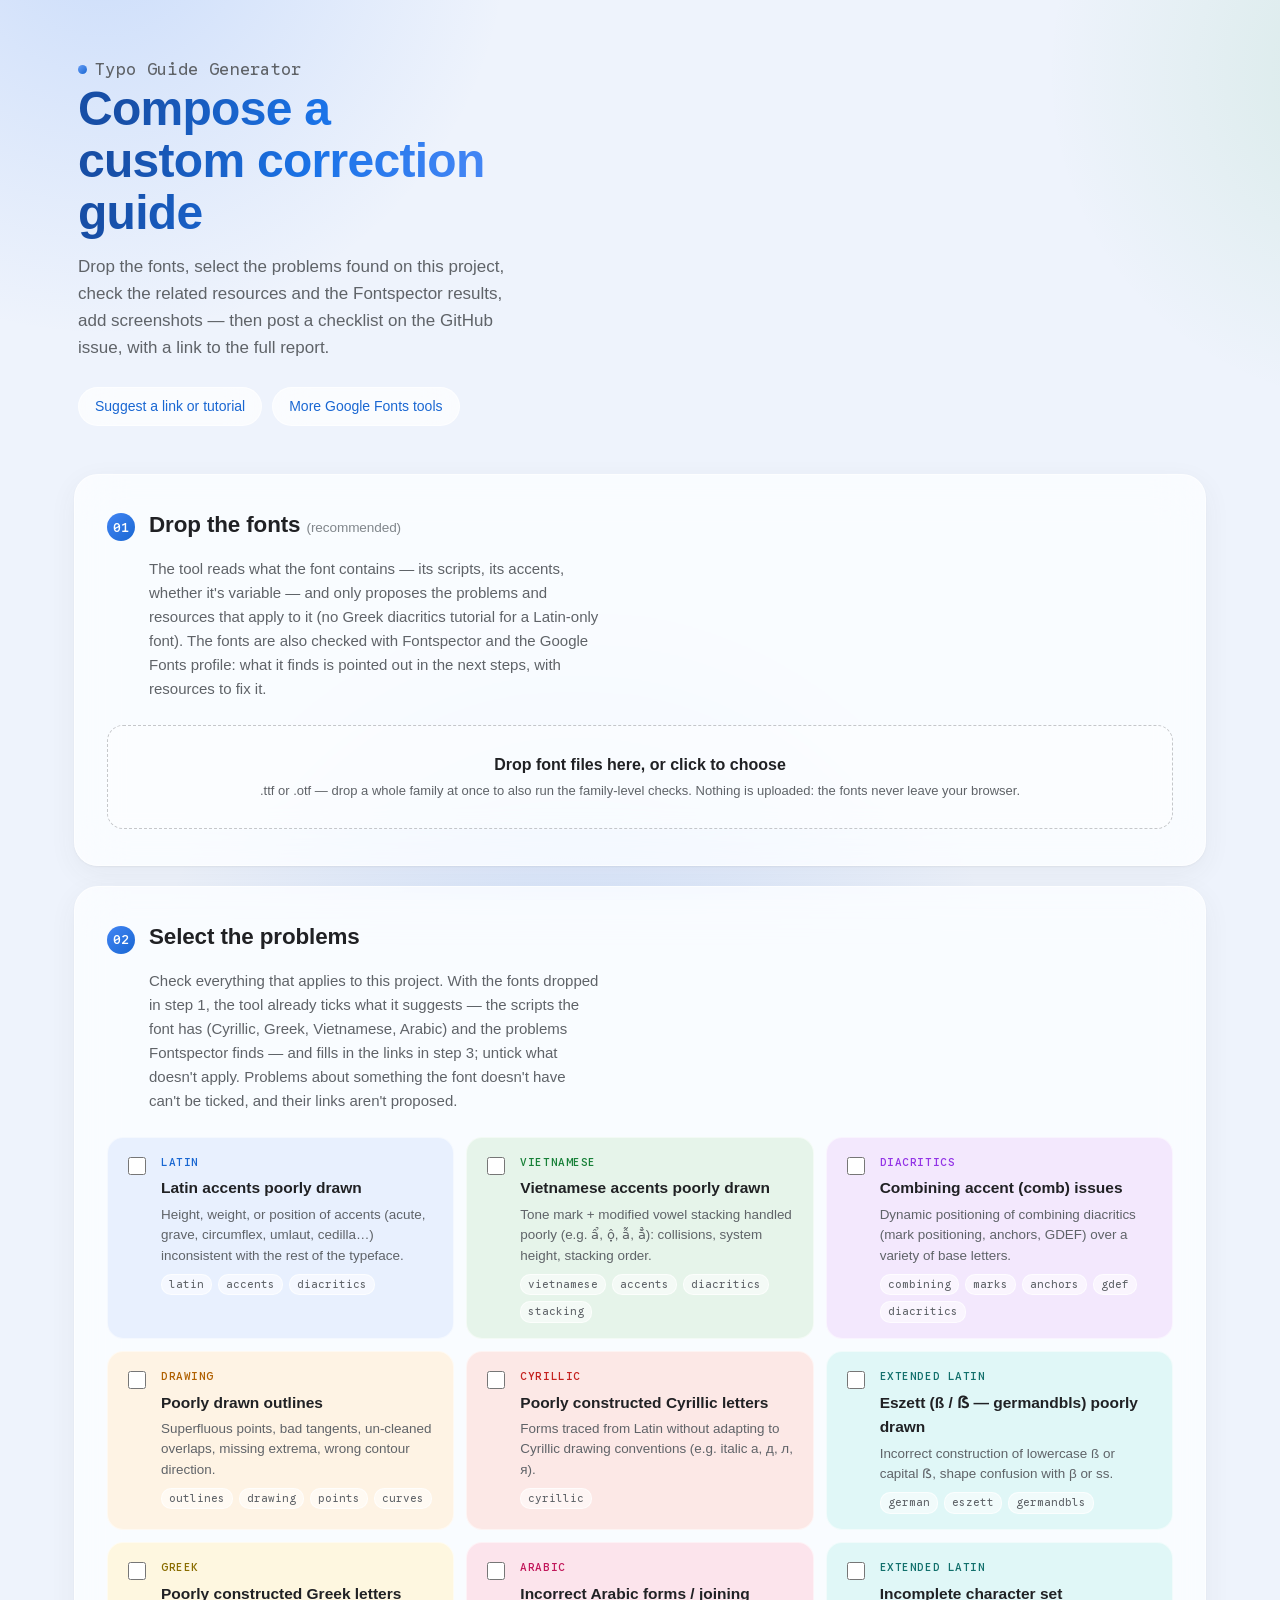
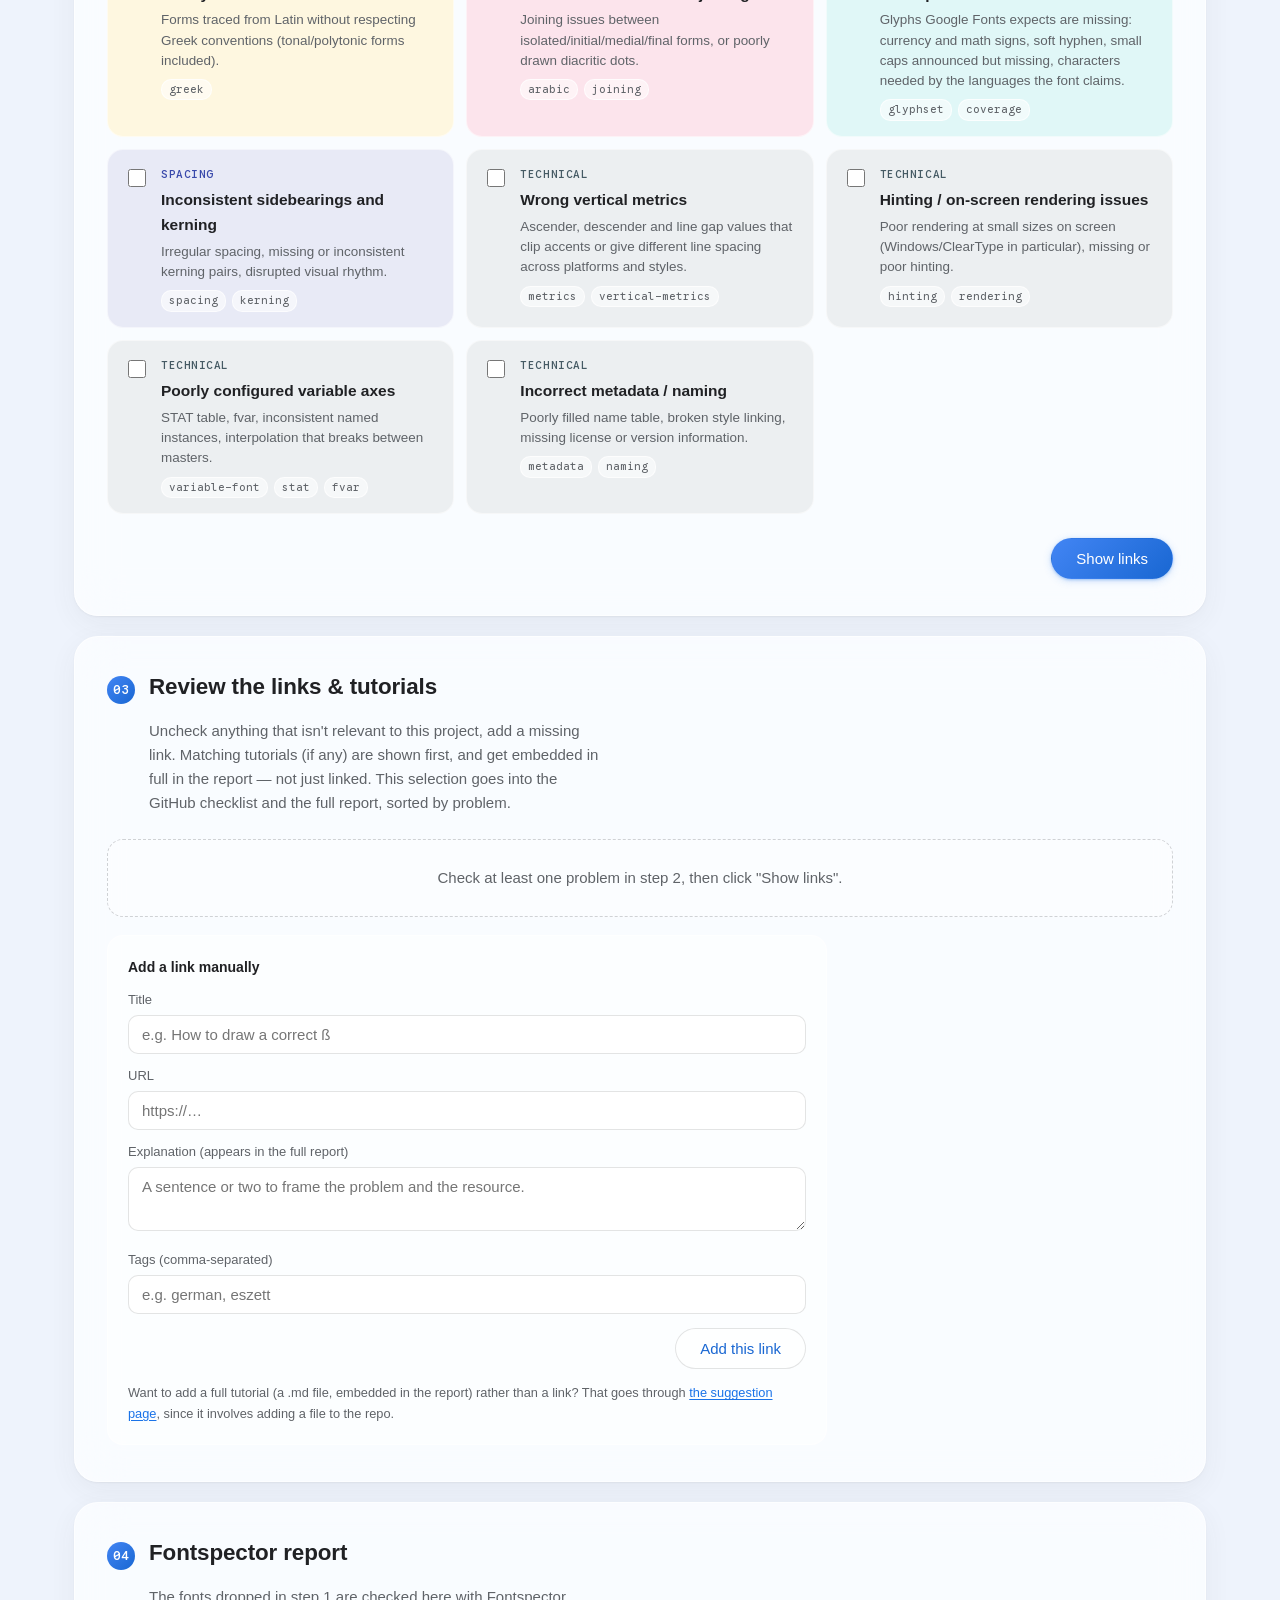
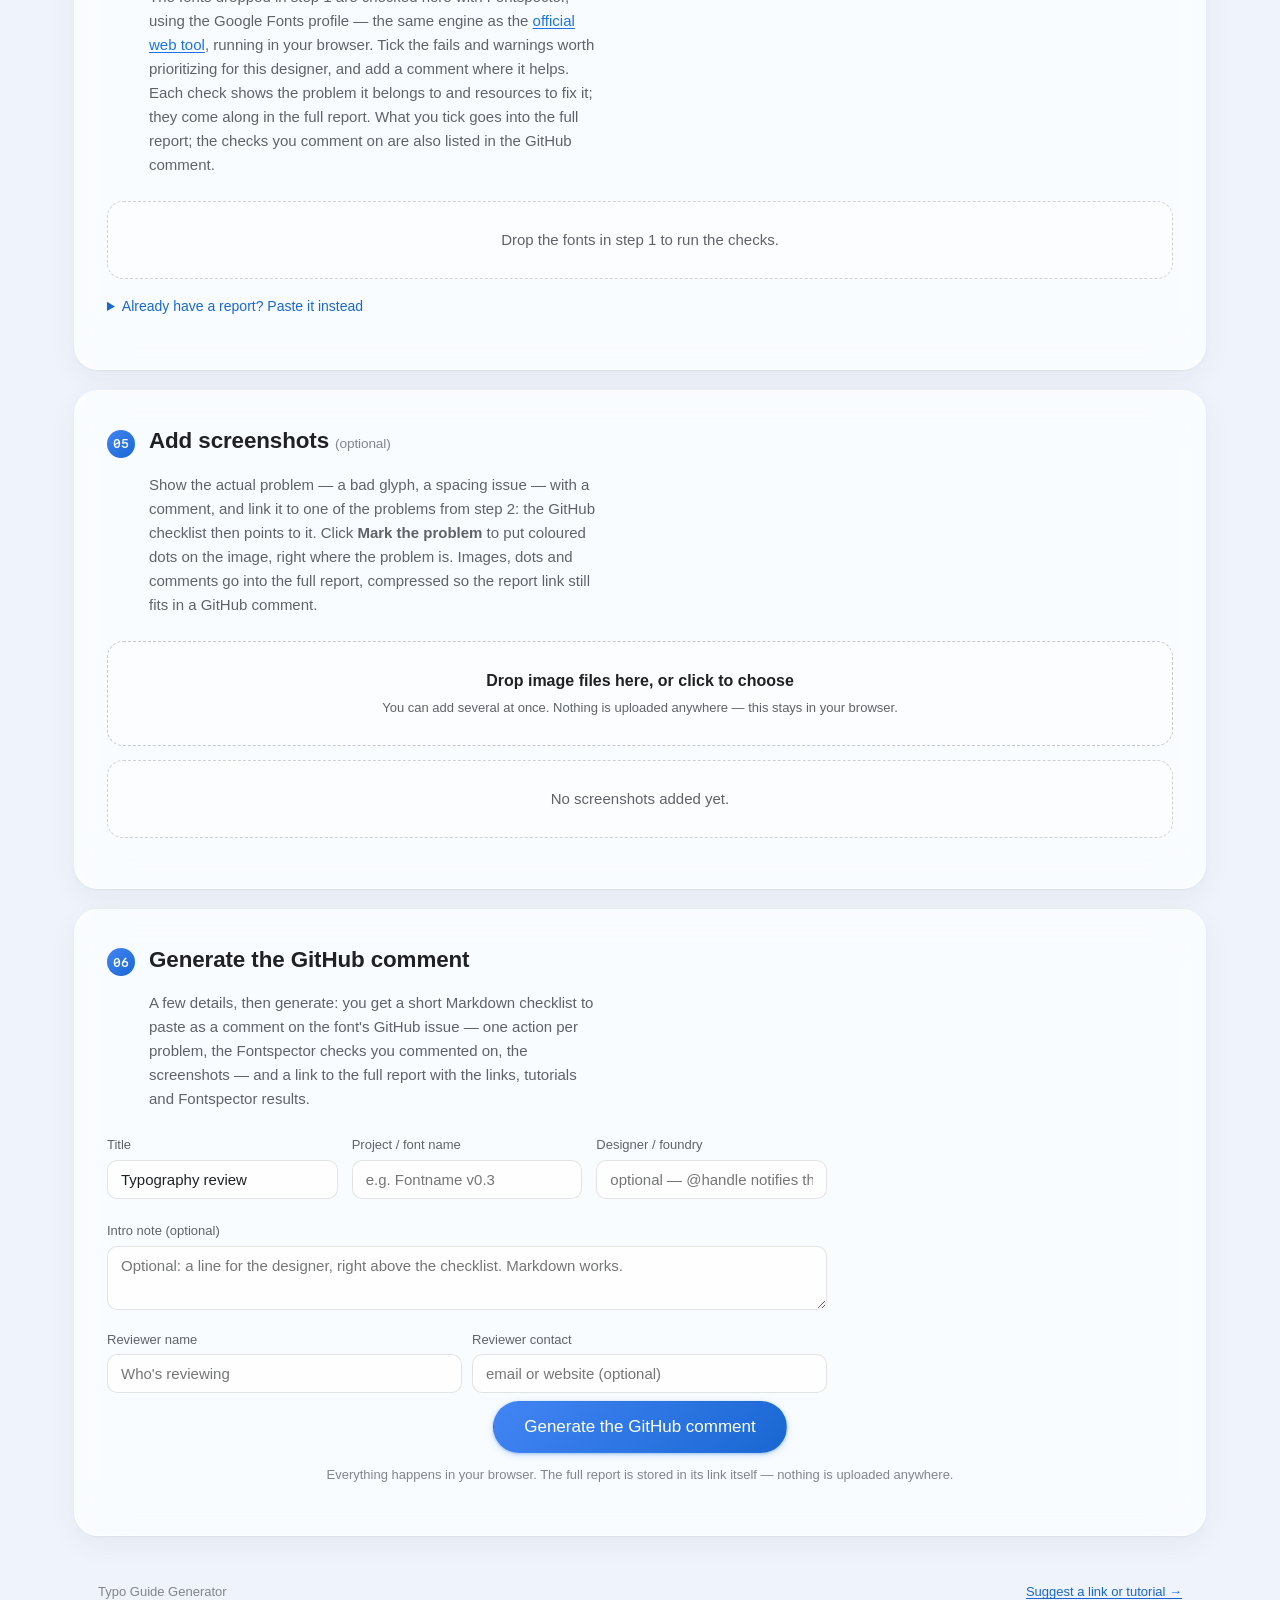
<file: index.html>
<!doctype html>
<html lang="en">
<head>
<meta charset="utf-8">
<meta name="viewport" content="width=device-width, initial-scale=1">
<title>Typo Guide Generator</title>
<meta name="description" content="Triage a font submission: pick the problems, resources, tutorials and Fontspector checks, then post a GitHub checklist linking to the full report.">
<link rel="icon" href="data:image/svg+xml,<svg xmlns=%22http://www.w3.org/2000/svg%22 viewBox=%220 0 100 100%22><text y=%22.9em%22 font-size=%2290%22>✎</text></svg>">
<link rel="stylesheet" href="css/style.css">
</head>
<body>
<div class="page">

  <header class="masthead">
    <p class="masthead__mark">Typo Guide Generator</p>
    <h1>Compose a custom correction guide</h1>
    <p>Drop the fonts, select the problems found on this project, check the related resources and the Fontspector results, add screenshots — then post a checklist on the GitHub issue, with a link to the full report.</p>
    <nav class="masthead__nav">
      <a href="contribute.html">Suggest a link or tutorial</a>
      <a href="https://github.com/emmamarichal/gf-issues-dashboard#readme">More Google Fonts tools</a>
    </nav>
  </header>

  <!-- Step 1 — fonts -->
  <section class="section" id="section-fonts">
    <div class="section__head">
      <span class="section__num">01</span>
      <h2>Drop the fonts <span style="font-weight:400;color:var(--ink-faint);font-size:0.85rem;">(recommended)</span></h2>
    </div>
    <p class="section__intro">The tool reads what the font contains — its scripts, its accents, whether it's variable — and only proposes the problems and resources that apply to it (no Greek diacritics tutorial for a Latin-only font). The fonts are also checked with Fontspector and the Google Fonts profile: what it finds is pointed out in the next steps, with resources to fix it.</p>

    <div class="dropzone" id="font-dropzone">
      <p class="dropzone__label">Drop font files here, or click to choose</p>
      <p class="dropzone__hint">.ttf or .otf — drop a whole family at once to also run the family-level checks. Nothing is uploaded: the fonts never leave your browser.</p>
      <input type="file" id="font-file-input" accept=".ttf,.otf,font/ttf,font/otf" multiple>
    </div>

    <div class="font-summary" id="font-summary" hidden></div>
    <p class="fontspector-status" id="fontspector-status" aria-live="polite"></p>
  </section>

  <!-- Step 2 — problems -->
  <section class="section" id="section-1">
    <div class="section__head">
      <span class="section__num">02</span>
      <h2>Select the problems</h2>
    </div>
    <p class="section__intro">Check everything that applies to this project. With the fonts dropped in step 1, the tool already ticks what it suggests — the scripts the font has (Cyrillic, Greek, Vietnamese, Arabic) and the problems Fontspector finds — and fills in the links in step 3; untick what doesn't apply. Problems about something the font doesn't have can't be ticked, and their links aren't proposed.</p>
    <div class="detected-bar" id="detected-bar" hidden></div>
    <div id="problems-list"><!-- rendered by js/app.js --></div>
    <details class="problems-other" id="problems-other" hidden>
      <summary id="problems-other-summary">Not in this font</summary>
      <div id="problems-other-list" class="problems-other__list"></div>
    </details>
    <div class="actions-row">
      <button class="btn btn--primary" id="btn-show-links" type="button">Show links</button>
    </div>
  </section>

  <!-- Step 2 — links & tutorials -->
  <section class="section" id="section-2">
    <div class="section__head">
      <span class="section__num">03</span>
      <h2>Review the links &amp; tutorials</h2>
    </div>
    <p class="section__intro">Uncheck anything that isn't relevant to this project, add a missing link. Matching tutorials (if any) are shown first, and get embedded in full in the report — not just linked. This selection goes into the GitHub checklist and the full report, sorted by problem.</p>

    <div id="links-empty-hint" class="empty-hint">Check at least one problem in step 2, then click "Show links".</div>
    <div id="links-groups"></div>

    <div class="add-link-form">
      <p class="add-link-form__title">Add a link manually</p>
      <div class="field">
        <label for="ml-title">Title</label>
        <input type="text" id="ml-title" placeholder="e.g. How to draw a correct ß">
      </div>
      <div class="field">
        <label for="ml-url">URL</label>
        <input type="url" id="ml-url" placeholder="https://…">
      </div>
      <div class="field">
        <label for="ml-explain">Explanation (appears in the full report)</label>
        <textarea id="ml-explain" placeholder="A sentence or two to frame the problem and the resource."></textarea>
      </div>
      <div class="field">
        <label for="ml-tags">Tags (comma-separated)</label>
        <input type="text" id="ml-tags" placeholder="e.g. german, eszett">
      </div>
      <div class="actions-row" style="margin-top:14px;">
        <button class="btn btn--secondary" id="btn-add-manual-link" type="button">Add this link</button>
      </div>

      <div class="json-snippet" id="manual-link-json">
        <p style="font-size:0.8rem;color:var(--ink-soft);margin:14px 0 4px;">To keep this link available next time (for you or someone else), copy this into <code>data/links-database.json</code>:</p>
        <pre id="manual-link-json-pre"></pre>
      </div>

      <p style="font-size:0.8rem;color:var(--ink-soft);margin:14px 0 0;">Want to add a full tutorial (a .md file, embedded in the report) rather than a link? That goes through <a href="contribute.html">the suggestion page</a>, since it involves adding a file to the repo.</p>
    </div>
  </section>

  <!-- Step 4 — fontspector report -->
  <section class="section" id="section-3">
    <div class="section__head">
      <span class="section__num">04</span>
      <h2>Fontspector report</h2>
    </div>
    <p class="section__intro">The fonts dropped in step 1 are checked here with Fontspector, using the Google Fonts profile — the same engine as the <a href="https://fonttools.github.io/fontspector/" target="_blank" rel="noopener">official web tool</a>, running in your browser. Tick the fails and warnings worth prioritizing for this designer, and add a comment where it helps. Each check shows the problem it belongs to and resources to fix it; they come along in the full report. What you tick goes into the full report; the checks you comment on are also listed in the GitHub comment.</p>
    <p class="empty-hint" id="fontspector-empty-hint">Drop the fonts in step 1 to run the checks.</p>

    <details class="fontspector-paste-fallback" id="fontspector-paste-details">
      <summary>Already have a report? Paste it instead</summary>
      <div class="field" style="margin-top:12px;">
        <label for="fontspector-paste">Fontspector report — any format</label>
        <textarea id="fontspector-paste" style="min-height:140px;font-family:var(--font-mono);font-size:0.78rem;" placeholder="Paste a Fontspector report here — JSON, markdown, or plain text all work…"></textarea>
      </div>
      <p style="margin:6px 0 0;font-size:0.8125rem;color:var(--ink-soft);">Useful for a report from the command line (<code>fontspector --profile googlefonts --ghmarkdown report.md MyFont.ttf</code>). Paste past the totals table at the top, into the per-check results.</p>
      <div class="actions-row" style="justify-content:flex-start;">
        <button class="btn btn--secondary" id="btn-parse-fontspector" type="button">Parse report</button>
      </div>
    </details>

    <div class="report-status" id="fontspector-summary">
      <strong id="fontspector-summary-title"></strong>
      <div class="report-status__summary" id="fontspector-summary-counts"></div>
    </div>

    <div id="fontspector-checks" class="check-list"></div>
  </section>

  <!-- Step 5 — screenshots -->
  <section class="section" id="section-4">
    <div class="section__head">
      <span class="section__num">05</span>
      <h2>Add screenshots <span style="font-weight:400;color:var(--ink-faint);font-size:0.85rem;">(optional)</span></h2>
    </div>
    <p class="section__intro">Show the actual problem — a bad glyph, a spacing issue — with a comment, and link it to one of the problems from step 2: the GitHub checklist then points to it. Click <strong>Mark the problem</strong> to put coloured dots on the image, right where the problem is. Images, dots and comments go into the full report, compressed so the report link still fits in a GitHub comment.</p>

    <div class="dropzone" id="screenshot-dropzone">
      <p class="dropzone__label">Drop image files here, or click to choose</p>
      <p class="dropzone__hint">You can add several at once. Nothing is uploaded anywhere — this stays in your browser.</p>
      <input type="file" id="screenshot-file-input" accept="image/*" multiple>
    </div>

    <div id="screenshots-empty-hint" class="empty-hint" style="margin-top:14px;">No screenshots added yet.</div>
    <div id="screenshots-list" class="screenshots-list"></div>
  </section>

  <!-- Step 6 — generate -->
  <section class="section" id="section-5">
    <div class="section__head">
      <span class="section__num">06</span>
      <h2>Generate the GitHub comment</h2>
    </div>
    <p class="section__intro">A few details, then generate: you get a short Markdown checklist to paste as a comment on the font's GitHub issue — one action per problem, the Fontspector checks you commented on, the screenshots — and a link to the full report with the links, tutorials and Fontspector results.</p>

    <div class="meta-grid">
      <div class="field">
        <label for="meta-title">Title</label>
        <input type="text" id="meta-title" value="Typography review">
      </div>
      <div class="field">
        <label for="meta-project">Project / font name</label>
        <input type="text" id="meta-project" placeholder="e.g. Fontname v0.3">
      </div>
      <div class="field">
        <label for="meta-designer">Designer / foundry</label>
        <input type="text" id="meta-designer" placeholder="optional — @handle notifies them">
      </div>
    </div>
    <div class="field" style="max-width:var(--prose-w);">
      <label for="meta-notes">Intro note (optional)</label>
      <textarea id="meta-notes" placeholder="Optional: a line for the designer, right above the checklist. Markdown works."></textarea>
    </div>

    <div class="field--row" style="max-width:var(--prose-w);margin-top:4px;">
      <div class="field">
        <label for="meta-reviewer-name">Reviewer name</label>
        <input type="text" id="meta-reviewer-name" placeholder="Who's reviewing">
      </div>
      <div class="field">
        <label for="meta-reviewer-contact">Reviewer contact</label>
        <input type="text" id="meta-reviewer-contact" placeholder="email or website (optional)">
      </div>
    </div>

    <div class="generate-panel">
      <button class="btn btn--primary btn--lg" id="btn-generate" type="button">Generate the GitHub comment</button>
      <p class="generate-panel__note">Everything happens in your browser. The full report is stored in its link itself — nothing is uploaded anywhere.</p>
    </div>

    <div class="output-panel" id="output-panel" hidden>
      <div class="output-panel__head">
        <h3 class="output-panel__title">GitHub comment</h3>
        <div class="tabs" role="tablist" aria-label="Comment view">
          <button type="button" class="tabs__tab is-active" role="tab" aria-selected="true" aria-controls="comment-preview" id="tab-preview">Preview</button>
          <button type="button" class="tabs__tab" role="tab" aria-selected="false" aria-controls="comment-markdown" id="tab-markdown">Markdown</button>
        </div>
      </div>

      <p class="output-panel__stale" id="output-stale" hidden>Something changed since this comment was generated — generate it again to include it.</p>

      <div class="output-panel__preview md" id="comment-preview" role="tabpanel" aria-labelledby="tab-preview"></div>
      <p class="output-panel__hint" id="output-edit-hint" hidden>You can edit the wording here before copying. <span id="output-edited" hidden>Edited — generating again starts over from the form.</span></p>
      <textarea class="output-panel__markdown" id="comment-markdown" role="tabpanel" aria-labelledby="tab-markdown" hidden spellcheck="false"></textarea>

      <div class="size-meter" id="size-meter">
        <div class="size-meter__bar"><span class="size-meter__fill" id="size-meter-fill"></span></div>
        <p class="size-meter__text" id="size-meter-text"></p>
      </div>
      <ul class="output-panel__notes" id="output-notes"></ul>

      <div class="shots-export" id="shots-export" hidden>
        <p class="shots-export__title">Screenshots to add to the comment</p>
        <p class="shots-export__hint">GitHub keeps images in its own comments, not in links: after pasting the comment on GitHub, drag each image onto its line (“drag screenshot-1.png here”). GitHub uploads it and puts it in place. The dots are drawn in.</p>
        <div class="shots-export__list" id="shots-export-list"></div>
        <div class="actions-row actions-row--start">
          <button class="btn btn--secondary" id="btn-download-shots" type="button">Download all the screenshots</button>
        </div>
      </div>

      <div class="actions-row actions-row--start">
        <button class="btn btn--primary" id="btn-copy-markdown" type="button">Copy the comment</button>
        <a class="btn btn--secondary" id="btn-open-report" href="report.html" target="_blank" rel="noopener">Open the full report</a>
        <button class="btn btn--ghost" id="btn-copy-link" type="button">Copy the report link</button>
      </div>
    </div>
  </section>

  <footer class="page-footer">
    <span>Typo Guide Generator</span>
    <a href="contribute.html">Suggest a link or tutorial →</a>
  </footer>

</div>

<div class="toast" id="toast"></div>

<!-- Screenshot markers: the editor opened by "Mark the problem" -->
<div class="marker-editor" id="marker-editor" hidden role="dialog" aria-modal="true" aria-labelledby="marker-editor-title">
  <div class="marker-editor__panel">
    <div class="marker-editor__bar">
      <p class="marker-editor__title" id="marker-editor-title">Mark the problem</p>
      <div class="marker-editor__colors" id="marker-colors" role="radiogroup" aria-label="Colour"></div>
      <label class="marker-editor__size">Size <input type="range" id="marker-size" min="2" max="20" value="6"></label>
      <button type="button" class="btn btn--ghost" id="marker-undo">Undo</button>
      <button type="button" class="btn btn--ghost" id="marker-clear">Clear</button>
      <button type="button" class="btn btn--primary" id="marker-done">Done</button>
    </div>
    <p class="marker-editor__hint">Click on the image to add a dot. Drag a dot to move it; double-click it (or right-click) to remove it.</p>
    <div class="marker-editor__stage" id="marker-stage">
      <img id="marker-img" alt="">
      <svg id="marker-svg" class="marker-layer" preserveAspectRatio="none"></svg>
    </div>
  </div>
</div>

<script src="js/config.js"></script>
<script src="js/urlhosted.js"></script>
<script src="js/markdown.js"></script>
<script src="js/github-comment.js"></script>
<script src="js/fontspector.js"></script>
<script src="js/fontinfo.js"></script>
<script src="js/compact.js"></script>
<script src="js/app.js"></script>
</body>
</html>
</file>
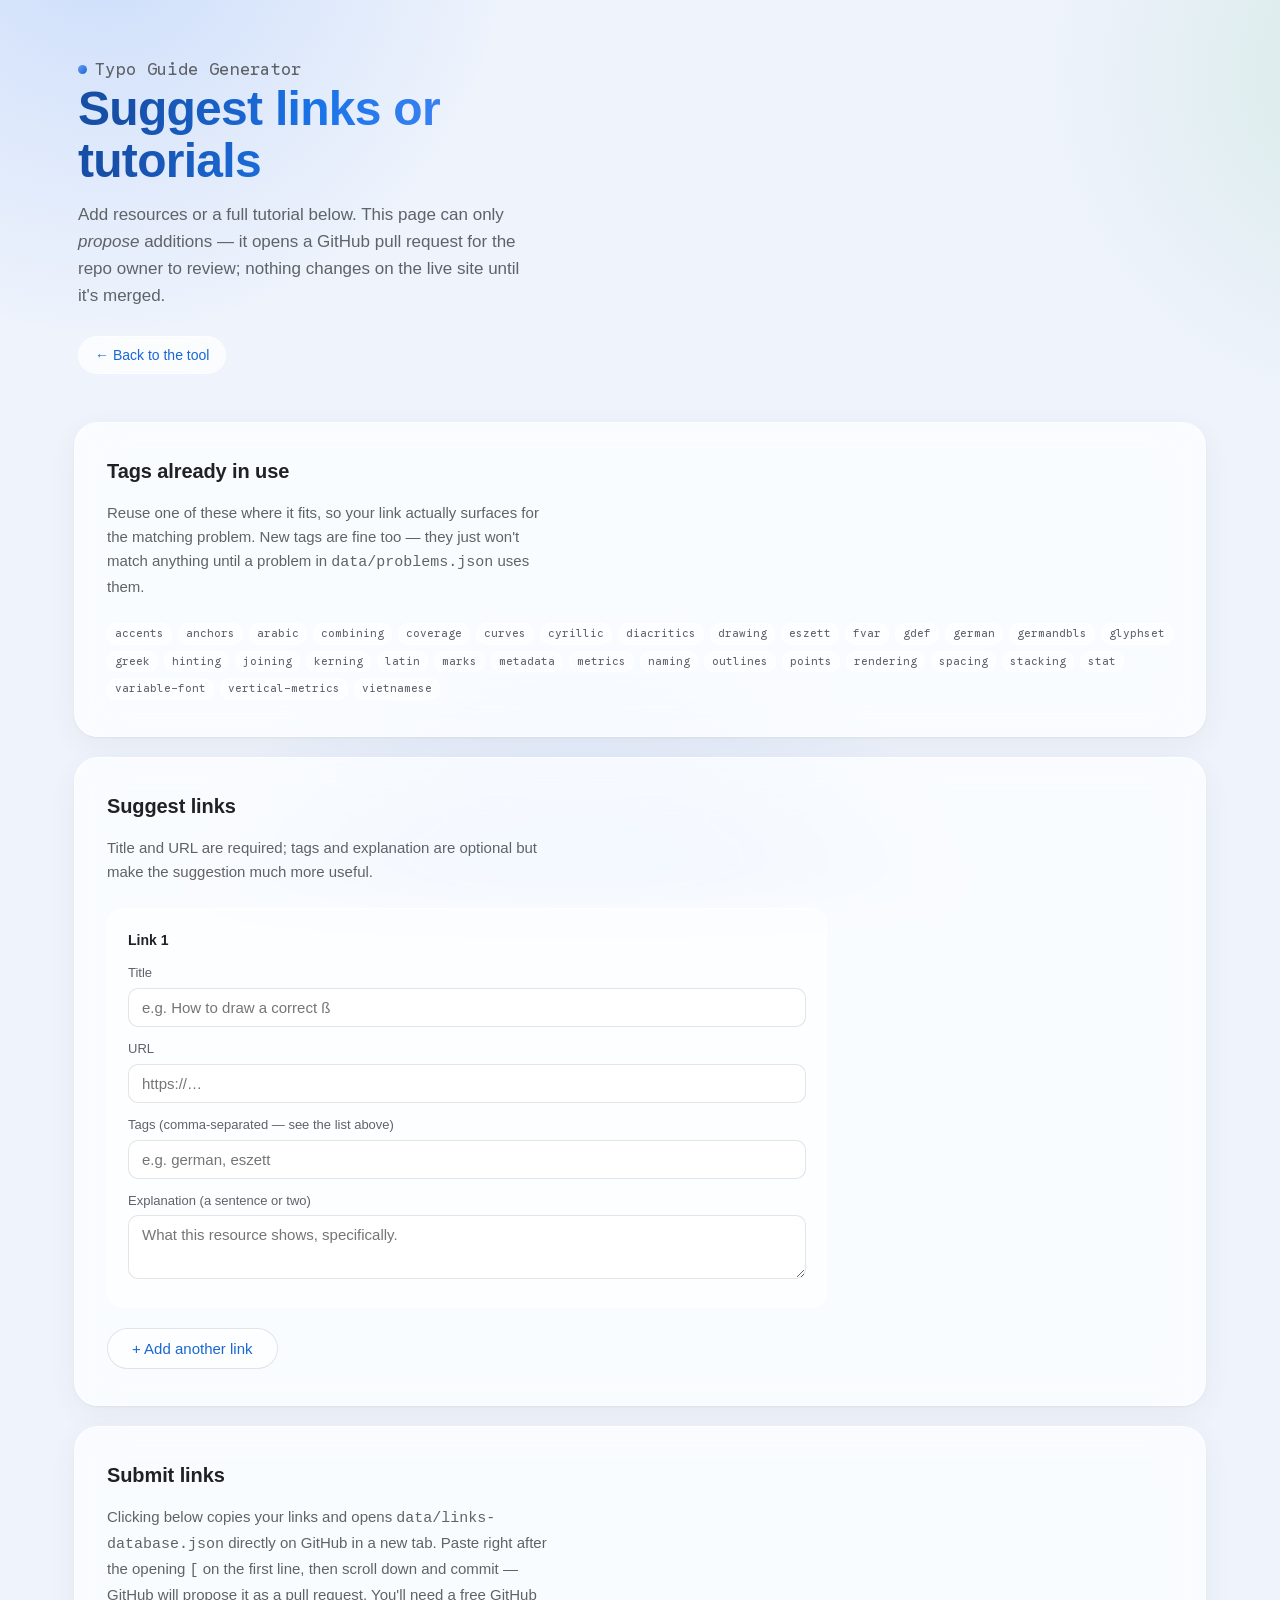
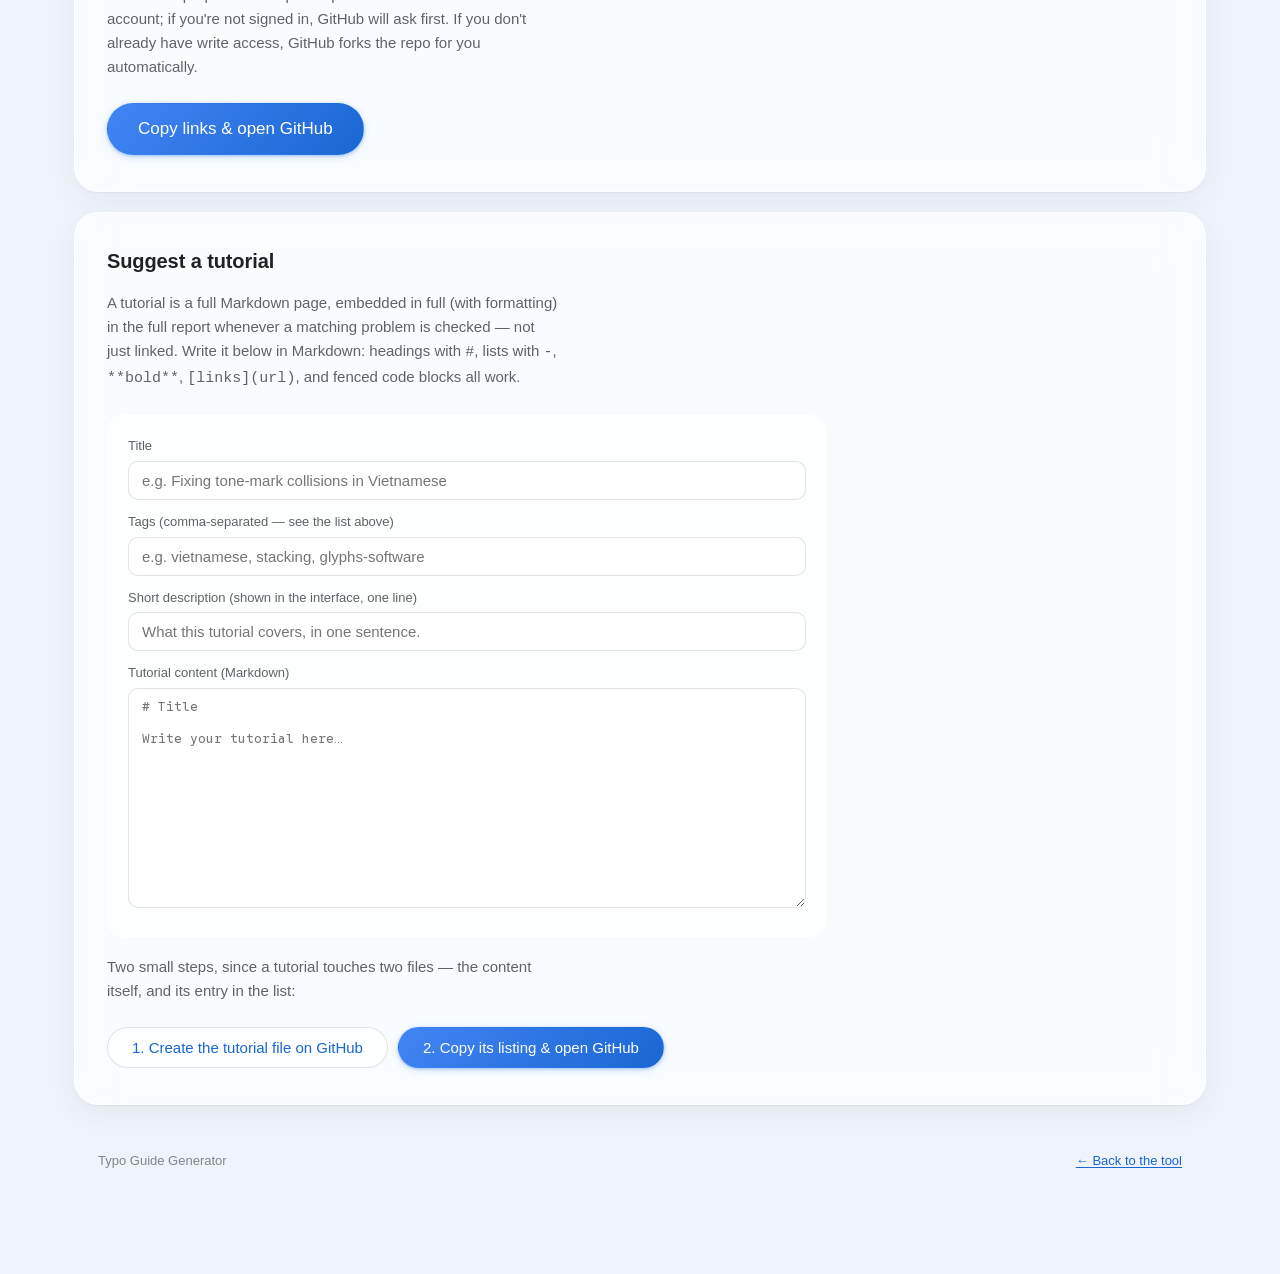
<file: contribute.html>
<!doctype html>
<html lang="en">
<head>
<meta charset="utf-8">
<meta name="viewport" content="width=device-width, initial-scale=1">
<title>Suggest links or tutorials — Typo Guide Generator</title>
<link rel="icon" href="data:image/svg+xml,<svg xmlns=%22http://www.w3.org/2000/svg%22 viewBox=%220 0 100 100%22><text y=%22.9em%22 font-size=%2290%22>✎</text></svg>">
<link rel="stylesheet" href="css/style.css">
</head>
<body>
<div class="page">

  <header class="masthead">
    <p class="masthead__mark">Typo Guide Generator</p>
    <h1>Suggest links or tutorials</h1>
    <p>Add resources or a full tutorial below. This page can only <em>propose</em> additions — it opens a GitHub pull request for the repo owner to review; nothing changes on the live site until it's merged.</p>
    <nav class="masthead__nav">
      <a href="index.html">← Back to the tool</a>
    </nav>
  </header>

  <section class="section">
    <div class="section__head">
      <h2 style="font-family:var(--font-display);font-weight:600;font-size:1.25rem;margin:0;">Tags already in use</h2>
    </div>
    <p class="section__intro" style="margin-left:0;">Reuse one of these where it fits, so your link actually surfaces for the matching problem. New tags are fine too — they just won't match anything until a problem in <code>data/problems.json</code> uses them.</p>
    <div class="tags" id="known-tags"></div>
  </section>

  <section class="section">
    <div class="section__head">
      <h2 style="font-family:var(--font-display);font-weight:600;font-size:1.25rem;margin:0;">Suggest links</h2>
    </div>
    <p class="section__intro" style="margin-left:0;">Title and URL are required; tags and explanation are optional but make the suggestion much more useful.</p>

    <div id="entries"></div>

    <div class="actions-row" style="justify-content:flex-start;margin-top:20px;">
      <button type="button" class="btn btn--secondary" id="btn-add-entry">+ Add another link</button>
    </div>
  </section>

  <section class="section">
    <div class="section__head">
      <h2 style="font-family:var(--font-display);font-weight:600;font-size:1.25rem;margin:0;">Submit links</h2>
    </div>
    <p class="section__intro" style="margin-left:0;">Clicking below copies your links and opens <code>data/links-database.json</code> directly on GitHub in a new tab. Paste right after the opening <code>[</code> on the first line, then scroll down and commit — GitHub will propose it as a pull request. You'll need a free GitHub account; if you're not signed in, GitHub will ask first. If you don't already have write access, GitHub forks the repo for you automatically.</p>

    <div class="actions-row" style="justify-content:flex-start;">
      <button type="button" class="btn btn--primary btn--lg" id="btn-create-pr">Copy links &amp; open GitHub</button>
    </div>

    <div class="json-snippet" id="pr-preview">
      <p style="font-size:0.8rem;color:var(--ink-soft);margin:16px 0 4px;">This is what was copied — paste it just after the opening <code>[</code>:</p>
      <pre id="pr-preview-pre"></pre>
      <div class="actions-row" style="justify-content:flex-start;margin-top:8px;">
        <button type="button" class="btn btn--ghost" id="btn-copy-again">Copy again</button>
      </div>
    </div>
  </section>

  <section class="section">
    <div class="section__head">
      <h2 style="font-family:var(--font-display);font-weight:600;font-size:1.25rem;margin:0;">Suggest a tutorial</h2>
    </div>
    <p class="section__intro" style="margin-left:0;">A tutorial is a full Markdown page, embedded in full (with formatting) in the full report whenever a matching problem is checked — not just linked. Write it below in Markdown: headings with <code>#</code>, lists with <code>-</code>, <code>**bold**</code>, <code>[links](url)</code>, and fenced code blocks all work.</p>

    <div class="add-link-form">
      <div class="field">
        <label for="tut-title">Title</label>
        <input type="text" id="tut-title" placeholder="e.g. Fixing tone-mark collisions in Vietnamese">
      </div>
      <div class="field">
        <label for="tut-tags">Tags (comma-separated — see the list above)</label>
        <input type="text" id="tut-tags" placeholder="e.g. vietnamese, stacking, glyphs-software">
      </div>
      <div class="field">
        <label for="tut-description">Short description (shown in the interface, one line)</label>
        <input type="text" id="tut-description" placeholder="What this tutorial covers, in one sentence.">
      </div>
      <div class="field">
        <label for="tut-content">Tutorial content (Markdown)</label>
        <textarea id="tut-content" style="min-height:220px;font-family:var(--font-mono);font-size:0.8rem;" placeholder="# Title&#10;&#10;Write your tutorial here…"></textarea>
      </div>
    </div>

    <p class="section__intro" style="margin-left:0;margin-top:18px;">Two small steps, since a tutorial touches two files — the content itself, and its entry in the list:</p>

    <div class="actions-row" style="justify-content:flex-start;">
      <button type="button" class="btn btn--secondary" id="btn-create-tutorial-file">1. Create the tutorial file on GitHub</button>
      <button type="button" class="btn btn--primary" id="btn-create-tutorial-entry">2. Copy its listing &amp; open GitHub</button>
    </div>

    <div class="json-snippet" id="tutorial-preview">
      <p style="font-size:0.8rem;color:var(--ink-soft);margin:16px 0 4px;">This is what step 2 copies — paste it just after the opening <code>[</code> in <code>data/tutorials.json</code>:</p>
      <pre id="tutorial-preview-pre"></pre>
      <div class="actions-row" style="justify-content:flex-start;margin-top:8px;">
        <button type="button" class="btn btn--ghost" id="btn-copy-tutorial-again">Copy again</button>
      </div>
    </div>
  </section>

  <footer class="page-footer">
    <span>Typo Guide Generator</span>
    <a href="index.html">← Back to the tool</a>
  </footer>

</div>

<div class="toast" id="toast"></div>

<script src="js/contribute.js"></script>
</body>
</html>
</file>
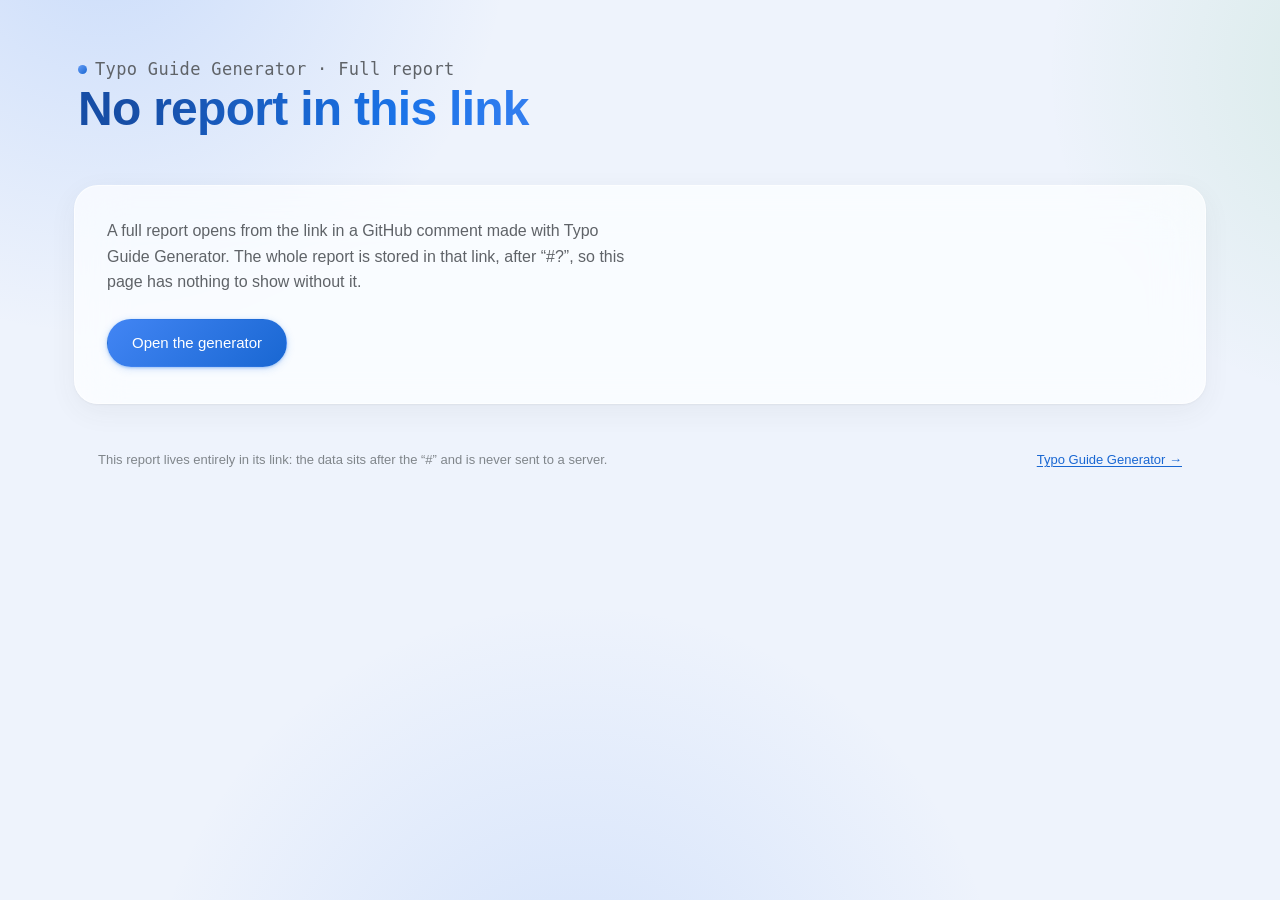
<file: report.html>
<!doctype html>
<html lang="en">
<head>
<meta charset="utf-8">
<meta name="viewport" content="width=device-width, initial-scale=1">
<!-- Everything on this page comes from the link (after "#?"), i.e. from text
     anyone can write: scripts only from this site, no inline scripts. -->
<meta http-equiv="Content-Security-Policy" content="default-src 'none'; script-src 'self'; style-src 'self' https://fonts.googleapis.com; font-src https://fonts.gstatic.com; img-src 'self' data: https:; connect-src 'self'; base-uri 'none'; form-action 'none'">
<meta name="referrer" content="no-referrer">
<title>Full report · Typo Guide Generator</title>
<meta name="description" content="Full typography review report: Fontspector checks, resources, tutorials and annotated screenshots.">
<link rel="icon" href="data:image/svg+xml,<svg xmlns=%22http://www.w3.org/2000/svg%22 viewBox=%220 0 100 100%22><text y=%22.9em%22 font-size=%2290%22>✎</text></svg>">
<link rel="stylesheet" href="css/style.css">
<link rel="stylesheet" href="css/report.css">
</head>
<body class="report-page">
<div class="page">

  <header class="masthead report-masthead">
    <p class="masthead__mark" id="r-mark">Typo Guide Generator · Full report</p>
    <h1 id="r-title">Opening the report…</h1>
    <p id="r-subtitle"></p>
    <nav class="masthead__nav report-actions" id="r-actions" hidden>
      <button type="button" id="btn-copy-comment">Copy the GitHub comment</button>
      <button type="button" id="btn-print">Print or save as PDF</button>
      <a id="btn-edit" href="index.html">Edit in the generator</a>
    </nav>
  </header>

  <main id="report-root" aria-live="polite"></main>

  <footer class="page-footer">
    <span id="r-footer-note">This report lives entirely in its link: the data sits after the “#” and is never sent to a server.</span>
    <a href="index.html">Typo Guide Generator →</a>
  </footer>

</div>

<div class="toast" id="toast"></div>

<script src="js/config.js"></script>
<script src="js/urlhosted.js"></script>
<script src="js/markdown.js"></script>
<script src="js/github-comment.js"></script>
<script src="js/compact.js"></script>
<script src="js/report.js"></script>
</body>
</html>
</file>
<file: css/style.css>
/* ==========================================================================
   Typo Guide Generator — design system
   Direction: soft, translucent, Google-style surfaces on a pale blue
   ambient gradient. Google Sans Flex for display/UI, Google Sans Code
   for anything technical (tags, URLs, categories).
   ========================================================================== */

@import url('https://fonts.googleapis.com/css2?family=Google+Sans+Flex:wght@400;500;600;700&family=Google+Sans+Code:wght@400;500;600&display=swap');

:root {
  /* --- Ambient background --- */
  --bg: #EEF3FC;

  /* --- Surfaces (glass) --- */
  --surface: rgba(255, 255, 255, 0.70);
  --surface-solid: #FFFFFF;
  --surface-hover: rgba(255, 255, 255, 0.92);
  --border: rgba(60, 64, 67, 0.14);
  --border-soft: rgba(60, 64, 67, 0.08);

  /* --- Ink --- */
  --ink: #202124;
  --ink-soft: #5F6368;
  --ink-faint: #80868B;

  /* --- Google blue scale --- */
  --blue-50: #E8F0FE;
  --blue-100: #D2E3FC;
  --blue-200: #AECBFA;
  --blue-400: #669DF6;
  --blue-500: #4285F4;
  --blue-600: #1A73E8;
  --blue-700: #1967D2;
  --blue-900: #174EA6;

  --fail: #C5221F;
  --fail-bg: #FCE8E6;
  --fatal: #7A1F1F;
  --fatal-bg: #F1DEDA;
  --warn: #B06000;
  --warn-bg: #FEF3E4;
  --pass: #188038;
  --pass-bg: #E6F4EA;

  /* --- Type --- */
  --font-display: 'Google Sans Flex', -apple-system, BlinkMacSystemFont, 'Segoe UI', Roboto, sans-serif;
  --font-body: 'Google Sans Flex', -apple-system, BlinkMacSystemFont, 'Segoe UI', Roboto, sans-serif;
  --font-mono: 'Google Sans Code', ui-monospace, 'SFMono-Regular', Menlo, Consolas, monospace;

  --radius-s: 10px;
  --radius-m: 16px;
  --radius-l: 24px;

  --max-w: 1180px;
  --prose-w: 720px;
}

/* --- Category palette (very pale) --- */
.cat-latin           { --cat-bg: #E8F0FE; --cat-text: #1967D2; }
.cat-vietnamese       { --cat-bg: #E6F4EA; --cat-text: #188038; }
.cat-diacritics       { --cat-bg: #F3E8FD; --cat-text: #9334E6; }
.cat-drawing          { --cat-bg: #FEF3E4; --cat-text: #B06000; }
.cat-cyrillic         { --cat-bg: #FCE8E6; --cat-text: #C5221F; }
.cat-extended-latin   { --cat-bg: #E0F7F7; --cat-text: #12706C; }
.cat-greek            { --cat-bg: #FEF7E0; --cat-text: #8A6D00; }
.cat-arabic           { --cat-bg: #FCE4EC; --cat-text: #C2185B; }
.cat-spacing          { --cat-bg: #E8EAF6; --cat-text: #3949AB; }
.cat-technical        { --cat-bg: #ECEFF1; --cat-text: #455A64; }

* { box-sizing: border-box; }

html { -webkit-text-size-adjust: 100%; }

body {
  margin: 0;
  min-height: 100vh;
  color: var(--ink);
  font-family: var(--font-body);
  font-size: 16px;
  line-height: 1.6;
  -webkit-font-smoothing: antialiased;
  background:
    radial-gradient(680px circle at 8% -8%, rgba(66, 133, 244, 0.20), transparent 60%),
    radial-gradient(560px circle at 108% 8%, rgba(52, 168, 83, 0.12), transparent 60%),
    radial-gradient(720px circle at 45% 115%, rgba(66, 133, 244, 0.16), transparent 60%),
    var(--bg);
  background-attachment: fixed;
}

img, svg { max-width: 100%; display: block; }

a { color: var(--blue-600); text-decoration-thickness: 1px; text-underline-offset: 2px; }
a:hover { color: var(--blue-900); }

::selection { background: var(--blue-100); color: var(--blue-900); }

:focus-visible {
  outline: 2px solid var(--blue-600);
  outline-offset: 2px;
  border-radius: 4px;
}

@media (prefers-reduced-motion: reduce) {
  * { animation-duration: 0.001ms !important; transition-duration: 0.001ms !important; }
}

/* --- Layout skeleton --- */

.page {
  max-width: var(--max-w);
  margin: 0 auto;
  padding: 48px 24px 96px;
}

.masthead {
  padding: 8px 4px 40px;
  margin-bottom: 8px;
}

.masthead__mark {
  font-family: var(--font-mono);
  font-size: 0.75rem;
  letter-spacing: 0.02em;
  color: var(--blue-700);
  margin: 0 0 18px;
  display: flex;
  align-items: center;
  gap: 8px;
}

.masthead__mark::before {
  content: "";
  width: 9px;
  height: 9px;
  border-radius: 50%;
  background: linear-gradient(135deg, var(--blue-400), var(--blue-700));
  display: inline-block;
}

.masthead h1 {
  font-family: var(--font-display);
  font-weight: 600;
  font-size: clamp(2.2rem, 4.5vw, 3rem);
  line-height: 1.08;
  letter-spacing: -0.015em;
  margin: 0 0 14px;
  max-width: 16ch;
  background: linear-gradient(100deg, var(--blue-900) 10%, var(--blue-600) 55%, var(--blue-500) 90%);
  -webkit-background-clip: text;
  background-clip: text;
  color: transparent;
}

.masthead p {
  font-size: 1.0625rem;
  color: var(--ink-soft);
  max-width: 48ch;
  margin: 0;
}

.masthead__nav {
  margin-top: 26px;
  display: flex;
  gap: 10px;
  font-size: 0.875rem;
  flex-wrap: wrap;
}

.masthead__nav a,
.masthead__nav button {
  font-family: var(--font-body);
  font-size: 0.875rem;
  cursor: pointer;
  color: var(--blue-700);
  background: var(--surface);
  backdrop-filter: blur(16px);
  -webkit-backdrop-filter: blur(16px);
  border: 1px solid rgba(255, 255, 255, 0.6);
  padding: 7px 16px;
  border-radius: 100px;
  text-decoration: none;
  font-weight: 500;
  transition: background 0.12s ease, box-shadow 0.12s ease;
}
.masthead__nav a:hover,
.masthead__nav button:hover { background: var(--surface-hover); box-shadow: 0 2px 8px rgba(60, 64, 67, 0.1); }

/* --- Sections (glass panels) --- */

.section {
  background: var(--surface);
  backdrop-filter: blur(24px) saturate(160%);
  -webkit-backdrop-filter: blur(24px) saturate(160%);
  border: 1px solid rgba(255, 255, 255, 0.6);
  border-radius: var(--radius-l);
  box-shadow: 0 1px 2px rgba(60, 64, 67, 0.06), 0 8px 28px rgba(60, 64, 67, 0.06);
  padding: 32px 32px 36px;
  margin-bottom: 20px;
}

@media (max-width: 640px) {
  .section { padding: 24px 20px 28px; border-radius: var(--radius-m); }
}

.section__head {
  display: flex;
  align-items: baseline;
  gap: 14px;
  margin-bottom: 22px;
}

.section__num {
  font-family: var(--font-mono);
  font-size: 0.8125rem;
  font-weight: 500;
  color: white;
  background: linear-gradient(135deg, var(--blue-500), var(--blue-700));
  border-radius: 50%;
  width: 28px;
  height: 28px;
  min-width: 28px;
  display: flex;
  align-items: center;
  justify-content: center;
  line-height: 1;
}

.section__head h2 {
  font-family: var(--font-display);
  font-weight: 600;
  font-size: 1.4rem;
  margin: 0;
  letter-spacing: -0.005em;
  color: var(--ink);
}

.section__intro {
  color: var(--ink-soft);
  font-size: 0.9375rem;
  margin: -8px 0 24px 42px;
  max-width: 54ch;
}

/* --- Fonts (step 1): what the dropped fonts contain --- */

.font-summary {
  margin-top: 14px;
  padding: 14px 16px;
  border-radius: var(--radius-m);
  background: var(--surface-solid);
  border: 1px solid var(--border-soft);
  max-width: var(--prose-w);
}

.font-summary[hidden] { display: none; }
.font-summary__title { margin: 0 0 2px; font-weight: 600; color: var(--ink); }
.font-summary__facts { margin: 0; font-size: 0.875rem; color: var(--ink-soft); }
.font-summary__note { margin: 8px 0 0; font-size: 0.8125rem; color: var(--ink-faint); }

/* problems found by Fontspector, above the cards */
.detected-bar {
  display: flex;
  flex-wrap: wrap;
  align-items: center;
  gap: 10px 16px;
  margin: 0 0 14px;
  padding: 12px 16px;
  border-radius: var(--radius-m);
  background: var(--warn-bg);
  color: var(--warn);
}

.detected-bar[hidden] { display: none; }
.detected-bar__text { margin: 0; font-size: 0.875rem; flex: 1 1 320px; }

.problem-card__detected {
  display: inline-block;
  margin: 0 0 6px;
  padding: 1px 8px;
  border-radius: var(--radius-s);
  background: var(--warn-bg);
  color: var(--warn);
  font-size: 0.75rem;
  font-weight: 600;
}

.problem-card__detected--warn { background: var(--blue-50); color: var(--ink-soft); }

.problem-card__absent {
  display: block;
  margin: 0 0 6px;
  font-size: 0.78rem;
  color: var(--ink-faint);
}

.problem-card--absent { opacity: 0.6; cursor: default; }
.problem-card--absent input { visibility: hidden; }

.problem-card__suggested {
  display: inline-block;
  margin: 0 6px 6px 0;
  padding: 1px 8px;
  border-radius: var(--radius-s);
  background: var(--blue-50);
  color: var(--blue-700);
  font-size: 0.75rem;
  font-weight: 600;
}

.problems-other { margin-top: 14px; }
.problems-other[hidden] { display: none; }

.problems-other summary {
  cursor: pointer;
  font-size: 0.875rem;
  color: var(--ink-soft);
}

.problems-other__list {
  display: grid;
  grid-template-columns: repeat(auto-fill, minmax(270px, 1fr));
  gap: 12px;
  margin-top: 12px;
}

/* --- Problem cards (step 2) : mixed grid, colored by category --- */

#problems-list {
  display: grid;
  grid-template-columns: repeat(auto-fill, minmax(270px, 1fr));
  gap: 12px;
}

.problem-card {
  background: var(--cat-bg, var(--surface-solid));
  border: 1px solid rgba(255, 255, 255, 0.55);
  border-radius: var(--radius-m);
  padding: 16px 16px 15px;
  cursor: pointer;
  display: flex;
  gap: 12px;
  align-items: flex-start;
  transition: transform 0.12s ease, box-shadow 0.12s ease;
}

.problem-card:hover {
  transform: translateY(-2px);
  box-shadow: 0 6px 16px rgba(60, 64, 67, 0.12);
}

.problem-card input[type="checkbox"] {
  margin-top: 3px;
  width: 18px;
  height: 18px;
  accent-color: var(--blue-600);
  flex-shrink: 0;
}

.problem-card__body { flex: 1; min-width: 0; }

.problem-card__category {
  font-family: var(--font-mono);
  font-size: 0.6875rem;
  font-weight: 500;
  color: var(--cat-text, var(--ink-soft));
  text-transform: uppercase;
  letter-spacing: 0.05em;
  display: block;
  margin-bottom: 5px;
}

.problem-card__label {
  font-size: 0.9688rem;
  font-weight: 600;
  display: block;
  margin-bottom: 4px;
  color: var(--ink);
}

.problem-card__desc {
  font-size: 0.84rem;
  color: var(--ink-soft);
  margin: 0 0 8px;
  line-height: 1.5;
}

.tags { display: flex; flex-wrap: wrap; gap: 6px; }

.tag {
  font-family: var(--font-mono);
  font-size: 0.6875rem;
  color: var(--ink-soft);
  background: rgba(255, 255, 255, 0.55);
  border: 1px solid rgba(255, 255, 255, 0.7);
  border-radius: var(--radius-s);
  padding: 1px 7px;
  line-height: 1.6;
}

/* --- Buttons --- */

.btn {
  font-family: var(--font-body);
  font-size: 0.9375rem;
  font-weight: 500;
  border-radius: 100px;
  padding: 11px 24px;
  border: 1px solid transparent;
  cursor: pointer;
  display: inline-flex;
  align-items: center;
  gap: 8px;
  transition: background 0.14s ease, box-shadow 0.14s ease, transform 0.06s ease, border-color 0.14s ease;
}

.btn--primary {
  background: linear-gradient(135deg, var(--blue-500), var(--blue-700));
  color: white;
  box-shadow: 0 1px 3px rgba(26, 115, 232, 0.35), 0 2px 8px rgba(26, 115, 232, 0.18);
}
.btn--primary:hover { box-shadow: 0 2px 6px rgba(26, 115, 232, 0.4), 0 6px 16px rgba(26, 115, 232, 0.22); }
.btn--primary:active { transform: translateY(1px); }

.btn--secondary {
  background: rgba(255, 255, 255, 0.55);
  color: var(--blue-700);
  border-color: var(--border);
}
.btn--secondary:hover { background: var(--surface-hover); border-color: var(--blue-200); }

.btn[disabled] { opacity: 0.4; cursor: not-allowed; box-shadow: none; }

.btn--ghost {
  background: transparent;
  border-color: transparent;
  color: var(--blue-700);
  padding: 6px 10px;
  font-size: 0.85rem;
}
.btn--ghost:hover { background: var(--blue-50); }

.btn--danger-ghost {
  background: transparent;
  border-color: transparent;
  color: var(--fail);
  padding: 6px 10px;
  font-size: 0.85rem;
}
.btn--danger-ghost:hover { background: var(--fail-bg); }

.btn--block { width: 100%; justify-content: center; }
.btn--lg { padding: 15px 30px; font-size: 1.0625rem; }

.actions-row {
  display: flex;
  justify-content: flex-end;
  margin-top: 24px;
  gap: 10px;
}

/* --- Link rows (step 2) --- */

.empty-hint {
  border: 1.5px dashed rgba(95, 99, 104, 0.28);
  border-radius: var(--radius-m);
  padding: 26px;
  text-align: center;
  color: var(--ink-soft);
  font-size: 0.9375rem;
  background: rgba(255, 255, 255, 0.35);
}

.link-group { margin-bottom: 26px; }
.link-group:last-child { margin-bottom: 0; }

.problem-group__title {
  font-family: var(--font-mono);
  font-size: 0.75rem;
  color: var(--ink-faint);
  margin: 0 0 10px;
  letter-spacing: 0.02em;
  text-transform: uppercase;
}

.link-group__grid {
  display: grid;
  grid-template-columns: repeat(auto-fill, minmax(320px, 1fr));
  gap: 10px 14px;
}

.link-row {
  display: flex;
  gap: 12px;
  padding: 14px 14px;
  border: 1px solid rgba(255, 255, 255, 0.6);
  border-radius: var(--radius-m);
  background: var(--surface-solid);
  align-items: flex-start;
  box-shadow: 0 1px 2px rgba(60, 64, 67, 0.05);
}

.link-row input[type="checkbox"] {
  margin-top: 4px;
  width: 17px;
  height: 17px;
  accent-color: var(--blue-600);
  flex-shrink: 0;
}

.link-row__body { flex: 1; min-width: 0; }

.link-row__title {
  font-weight: 600;
  font-size: 0.9375rem;
  margin: 0 0 3px;
  color: var(--ink);
}

.link-row__url {
  font-family: var(--font-mono);
  font-size: 0.75rem;
  color: var(--blue-600);
  word-break: break-all;
  margin: 0 0 6px;
  display: block;
}

.link-row__explain {
  font-size: 0.85rem;
  color: var(--ink-soft);
  margin: 0 0 8px;
}

.link-row__manual-badge {
  font-family: var(--font-mono);
  font-size: 0.65rem;
  color: var(--blue-700);
  background: var(--blue-50);
  border-radius: var(--radius-s);
  padding: 1px 7px;
  margin-left: 8px;
  vertical-align: middle;
}

.link-row__remove { flex-shrink: 0; }

/* --- Tutorials (step 2) --- */

.tutorial-list { margin-bottom: 12px; }

.tutorial-row {
  display: flex;
  gap: 12px;
  padding: 16px;
  border: 1.5px solid var(--blue-200);
  border-radius: var(--radius-m);
  background: linear-gradient(135deg, rgba(232, 240, 254, 0.55), rgba(255, 255, 255, 0.55));
  align-items: flex-start;
  margin-bottom: 10px;
}

.tutorial-row input[type="checkbox"] {
  margin-top: 4px;
  width: 17px;
  height: 17px;
  accent-color: var(--blue-600);
  flex-shrink: 0;
}

.tutorial-row__body { flex: 1; min-width: 0; }

.tutorial-row__head {
  display: flex;
  align-items: center;
  gap: 8px;
  margin-bottom: 4px;
  flex-wrap: wrap;
}

.tutorial-badge {
  font-family: var(--font-mono);
  font-size: 0.65rem;
  font-weight: 600;
  color: white;
  background: linear-gradient(135deg, var(--blue-500), var(--blue-700));
  border-radius: var(--radius-s);
  padding: 2px 8px;
  letter-spacing: 0.02em;
}

.tutorial-row__title {
  font-weight: 600;
  font-size: 0.95rem;
  margin: 0;
  color: var(--ink);
}

.tutorial-row__desc {
  font-size: 0.85rem;
  color: var(--ink-soft);
  margin: 0 0 6px;
}

.tutorial-row__note {
  font-size: 0.75rem;
  color: var(--blue-700);
  margin: 0 0 8px;
  font-style: italic;
}

/* --- Screenshots (step 3) --- */

.screenshots-list {
  display: grid;
  grid-template-columns: repeat(auto-fill, minmax(280px, 1fr));
  gap: 14px;
  margin-top: 14px;
}

.screenshot-card {
  border: 1px solid rgba(255, 255, 255, 0.6);
  border-radius: var(--radius-m);
  background: var(--surface-solid);
  overflow: hidden;
  box-shadow: 0 1px 2px rgba(60, 64, 67, 0.05);
}

.screenshot-card__media {
  position: relative;
  cursor: crosshair;
  background: var(--blue-50);
}

.screenshot-card__img {
  width: 100%;
  height: 220px;
  object-fit: contain;
  display: block;
}

.marker-layer {
  position: absolute;
  left: 0;
  top: 0;
  width: 100%;
  height: 100%;
  pointer-events: none;
  overflow: visible;
}

.screenshot-card__actions {
  display: flex;
  justify-content: space-between;
  gap: 8px;
  margin-top: 10px;
}

/* --- Marker editor (dots on a screenshot) --- */

body.has-modal { overflow: hidden; }

.marker-editor {
  position: fixed;
  inset: 0;
  z-index: 50;
  background: rgba(32, 33, 36, 0.55);
  display: flex;
  align-items: center;
  justify-content: center;
  padding: 16px;
}

.marker-editor[hidden] { display: none; }

.marker-editor__panel {
  background: var(--surface-solid);
  border-radius: var(--radius-l);
  box-shadow: 0 12px 40px rgba(0, 0, 0, 0.25);
  padding: 16px 18px 18px;
  max-width: min(1200px, 100%);
  max-height: 100%;
  display: flex;
  flex-direction: column;
  gap: 8px;
}

.marker-editor__bar {
  display: flex;
  flex-wrap: wrap;
  align-items: center;
  gap: 10px 14px;
}

.marker-editor__title {
  margin: 0 auto 0 0;
  font-weight: 600;
  color: var(--ink);
  font-size: 0.95rem;
  overflow-wrap: anywhere;
}

.marker-editor__colors { display: flex; gap: 6px; }

.marker-swatch {
  width: 26px;
  height: 26px;
  border-radius: 50%;
  border: 2px solid var(--swatch);
  background: color-mix(in srgb, var(--swatch) 40%, transparent);
  cursor: pointer;
  padding: 0;
}

.marker-swatch[aria-checked="true"] { box-shadow: 0 0 0 2px var(--surface-solid), 0 0 0 4px var(--swatch); }

.marker-editor__size {
  display: flex;
  align-items: center;
  gap: 6px;
  font-size: 0.8125rem;
  color: var(--ink-soft);
}

.marker-editor__hint {
  margin: 0;
  font-size: 0.8125rem;
  color: var(--ink-soft);
}

.marker-editor__stage {
  position: relative;
  align-self: center;
  line-height: 0;
  min-height: 0;
}

.marker-editor__stage img {
  display: block;
  max-width: 100%;
  max-height: calc(100vh - 190px);
  user-select: none;
  -webkit-user-drag: none;
}

.marker-editor__stage .marker-layer {
  pointer-events: auto;
  cursor: crosshair;
  touch-action: none;
}

.marker-editor__stage .marker-layer circle { cursor: move; }

.screenshot-card__body { padding: 12px 14px 14px; }

.screenshot-card__filename {
  font-family: var(--font-mono);
  font-size: 0.7rem;
  color: var(--ink-faint);
  margin: 0 0 8px;
  word-break: break-all;
}

.add-link-form {
  border: 1px solid rgba(255, 255, 255, 0.6);
  border-radius: var(--radius-m);
  padding: 20px;
  margin-top: 18px;
  background: rgba(255, 255, 255, 0.5);
  max-width: var(--prose-w);
}

.add-link-form__title {
  font-size: 0.875rem;
  font-weight: 600;
  margin: 0 0 12px;
  color: var(--ink);
}

.field { margin-bottom: 12px; }
.field:last-child { margin-bottom: 0; }

.field label {
  display: block;
  font-size: 0.8125rem;
  color: var(--ink-soft);
  margin-bottom: 4px;
}

.field input[type="text"],
.field input[type="url"],
.field textarea,
.field select {
  width: 100%;
  font-family: var(--font-body);
  font-size: 0.9375rem;
  padding: 10px 13px;
  border: 1px solid var(--border);
  border-radius: var(--radius-s);
  background: rgba(255, 255, 255, 0.75);
  color: var(--ink);
}

.field textarea { resize: vertical; min-height: 64px; font-family: var(--font-body); }

/* --- Dropzone (screenshots) --- */

.dropzone {
  border: 1.5px dashed var(--rule-strong, rgba(95, 99, 104, 0.35));
  border-radius: var(--radius-m);
  padding: 26px 20px;
  text-align: center;
  cursor: pointer;
  transition: border-color 0.12s ease, background 0.12s ease;
  background: rgba(255, 255, 255, 0.35);
}

.dropzone:hover, .dropzone.is-dragover {
  border-color: var(--blue-500);
  background: var(--blue-50);
}

.dropzone__label {
  font-weight: 600;
  margin: 0 0 4px;
  color: var(--ink);
}

.dropzone__hint {
  font-size: 0.8125rem;
  color: var(--ink-soft);
  margin: 0;
}

/* The native picker stays functional (clicking anywhere in .dropzone calls
   fileInput.click() from JS) but must be visually hidden — otherwise the
   browser's own "Choose files" button sits on top of the custom dropzone
   and the two click handlers fight each other. */
.dropzone input[type="file"] {
  position: absolute;
  width: 1px;
  height: 1px;
  padding: 0;
  margin: -1px;
  overflow: hidden;
  clip: rect(0, 0, 0, 0);
  white-space: nowrap;
  border: 0;
}

/* --- Fontspector check list (step 3) --- */

.report-status {
  display: none;
  border: 1px solid var(--border);
  border-radius: var(--radius-m);
  padding: 16px 18px;
  margin-top: 16px;
  max-width: var(--prose-w);
  background: rgba(255, 255, 255, 0.4);
}
.report-status.is-visible { display: block; }

.report-status__summary {
  display: flex;
  gap: 16px;
  flex-wrap: wrap;
  margin-top: 10px;
}

.status-count {
  font-family: var(--font-mono);
  font-size: 0.8125rem;
  display: flex;
  align-items: center;
  gap: 6px;
}

.status-dot {
  width: 9px;
  height: 9px;
  border-radius: 50%;
  display: inline-block;
}
.status-dot--error { background: #7A1F1F; }
.status-dot--fatal { background: var(--fatal); }
.status-dot--fail { background: var(--fail); }
.status-dot--warn { background: var(--warn); }
.status-dot--info { background: var(--blue-600); }
.status-dot--skip { background: var(--ink-faint); }
.status-dot--pass { background: var(--pass); }

.check-list { margin-top: 16px; }

.check-row {
  display: flex;
  gap: 12px;
  padding: 13px 14px;
  border: 1px solid var(--border);
  border-left-width: 3px;
  border-radius: var(--radius-s);
  background: var(--surface-solid);
  margin-bottom: 8px;
  cursor: pointer;
  align-items: flex-start;
}
.check-row--fail { border-left-color: var(--fail); }
.check-row--fatal { border-left-color: var(--fatal); }
.check-row--warn { border-left-color: var(--warn); }

.check-row input[type="checkbox"] {
  margin-top: 3px;
  width: 17px;
  height: 17px;
  flex-shrink: 0;
}
.check-row--fail input[type="checkbox"] { accent-color: var(--fail); }
.check-row--fatal input[type="checkbox"] { accent-color: var(--fatal); }
.check-row--warn input[type="checkbox"] { accent-color: var(--warn); }

.check-row__body { flex: 1; min-width: 0; }

.check-row__head {
  display: flex;
  align-items: center;
  gap: 10px;
  margin-bottom: 4px;
  flex-wrap: wrap;
}

.check-badge {
  font-family: var(--font-mono);
  font-size: 0.6875rem;
  font-weight: 600;
  padding: 2px 8px;
  border-radius: var(--radius-s);
  text-transform: uppercase;
  letter-spacing: 0.03em;
}
.check-badge--fail { background: var(--fail-bg); color: var(--fail); }
.check-badge--fatal { background: var(--fatal-bg); color: var(--fatal); }
.check-badge--warn { background: var(--warn-bg); color: var(--warn); }

.check-row__id {
  font-family: var(--font-mono);
  font-size: 0.75rem;
  color: var(--ink-faint);
}

.check-row__message {
  font-size: 0.85rem;
  color: var(--ink-soft);
  margin: 0;
}

.check-row__comment-toggle {
  margin-left: auto;
  padding: 3px 10px;
  font-size: 0.75rem;
}

.check-row__comment-field {
  display: none;
  margin-top: 10px;
}
.check-row__comment-field.is-visible { display: block; }

.field input:focus, .field textarea:focus, .field select:focus {
  outline: none;
  border-color: var(--blue-500);
  background: var(--surface-solid);
  box-shadow: 0 0 0 3px var(--blue-50);
}

.field--row { display: flex; gap: 10px; }
.field--row .field { flex: 1; margin-bottom: 0; }

.json-snippet { margin-top: 10px; display: none; }
.json-snippet.is-visible { display: block; }

.json-snippet pre {
  font-family: var(--font-mono);
  font-size: 0.75rem;
  background: var(--ink);
  color: #E8F0FE;
  padding: 12px;
  border-radius: var(--radius-s);
  overflow-x: auto;
  white-space: pre-wrap;
  word-break: break-word;
}

/* --- Meta form + generate (step 3) --- */

.meta-grid {
  display: grid;
  grid-template-columns: repeat(3, 1fr);
  gap: 14px;
  margin-bottom: 10px;
  max-width: var(--prose-w);
}
@media (max-width: 720px) { .meta-grid { grid-template-columns: 1fr 1fr; } }
@media (max-width: 480px) { .meta-grid { grid-template-columns: 1fr; } }

.generate-panel {
  text-align: center;
  padding-top: 8px;
  max-width: var(--prose-w);
  margin-left: auto;
  margin-right: auto;
}

.generate-panel__note {
  font-size: 0.8125rem;
  color: var(--ink-faint);
  margin-top: 12px;
}

.toast {
  position: fixed;
  bottom: 24px;
  left: 50%;
  transform: translateX(-50%) translateY(12px);
  background: var(--ink);
  color: white;
  padding: 12px 22px;
  border-radius: 100px;
  font-size: 0.875rem;
  opacity: 0;
  pointer-events: none;
  transition: opacity 0.16s ease, transform 0.16s ease;
  z-index: 40;
  box-shadow: 0 4px 16px rgba(0, 0, 0, 0.2);
}
.toast.is-visible {
  opacity: 1;
  transform: translateX(-50%) translateY(0);
}

/* --- Admin page specifics --- */

.pill-count {
  font-family: var(--font-mono);
  font-size: 0.75rem;
  color: var(--ink-faint);
}

footer.page-footer {
  margin-top: 28px;
  padding: 18px 24px;
  font-size: 0.8125rem;
  color: var(--ink-faint);
  display: flex;
  justify-content: space-between;
  flex-wrap: wrap;
  gap: 10px;
}

footer.page-footer a { color: var(--blue-700); }

/* --- Fontspector engine (step 3) --- */

.fontspector-status {
  margin: 12px 0 0;
  font-family: var(--font-mono);
  font-size: 0.8rem;
  color: var(--ink-soft);
  min-height: 1.2em;
}
.fontspector-status:empty { display: none; }
.fontspector-status--busy::before {
  content: '';
  display: inline-block;
  width: 9px;
  height: 9px;
  margin-right: 8px;
  border-radius: 50%;
  border: 2px solid var(--blue-500);
  border-right-color: transparent;
  vertical-align: -1px;
  animation: fs-spin 0.8s linear infinite;
}
.fontspector-status--done { color: var(--blue-700); }
.fontspector-status--error { color: var(--fail); }
@keyframes fs-spin { to { transform: rotate(360deg); } }
@media (prefers-reduced-motion: reduce) {
  .fontspector-status--busy::before { animation: none; }
}

.fontspector-paste-fallback {
  margin-top: 16px;
  max-width: var(--prose-w);
}
.fontspector-paste-fallback > summary {
  cursor: pointer;
  font-size: 0.875rem;
  color: var(--blue-700);
}

.check-row__title {
  font-weight: 600;
  font-size: 0.9rem;
  color: var(--ink);
  margin: 2px 0 4px;
}

.check-row__message { white-space: pre-line; }
.check-row__message.is-clamped {
  display: -webkit-box;
  -webkit-line-clamp: 4;
  -webkit-box-orient: vertical;
  overflow: hidden;
}

.check-row__more {
  border: 0;
  background: none;
  padding: 2px 0 0;
  font-family: var(--font-body);
  font-size: 0.78rem;
  color: var(--blue-700);
  cursor: pointer;
}
.check-row__more:hover { text-decoration: underline; }

/* --- Comment bubbles (Fontspector checks + screenshots) ---
   Same look as in the PDF: pale blue speech bubble with a small tail. */

.comment-bubble {
  position: relative;
  margin: 14px 0 10px;
  padding: 8px 12px 6px;
  background: var(--blue-50);
  border: 1px solid var(--blue-200);
  border-radius: 12px;
}
.comment-bubble::before {
  content: '';
  position: absolute;
  top: -7px;
  left: 18px;
  width: 12px;
  height: 12px;
  background: var(--blue-50);
  border-top: 1px solid var(--blue-200);
  border-left: 1px solid var(--blue-200);
  transform: rotate(45deg);
  border-top-left-radius: 2px;
}
.comment-bubble__label {
  display: flex;
  align-items: center;
  gap: 6px;
  font-family: var(--font-mono);
  font-size: 0.7rem;
  font-weight: 500;
  color: var(--blue-700);
  margin-bottom: 2px;
}
.comment-bubble__label::before {
  content: '';
  width: 11px;
  height: 9px;
  background: var(--blue-600);
  border-radius: 3px 3px 3px 0;
}
.comment-bubble textarea {
  display: block;
  width: 100%;
  font-family: var(--font-body);
  font-size: 0.875rem;
  line-height: 1.45;
  padding: 2px 0 4px;
  border: 0;
  background: transparent;
  color: var(--ink);
  min-height: 52px;
  resize: vertical;
}
.comment-bubble textarea:focus { outline: none; }
.comment-bubble:focus-within {
  border-color: var(--blue-500);
  box-shadow: 0 0 0 3px rgba(66, 133, 244, 0.15);
}
.comment-bubble:focus-within::before { border-color: var(--blue-500); }
.check-row__comment-field.comment-bubble { display: none; }
.check-row__comment-field.comment-bubble.is-visible { display: block; }

/* --- Comment bubble showing a finished comment (report page, preview) --- */

.comment-bubble--static { padding: 9px 14px 8px; }
.comment-bubble--static .md { font-size: 0.9rem; }
.comment-bubble--static .md > :last-child { margin-bottom: 0; }

/* --- Rendered Markdown (js/markdown.js): report page + comment preview --- */

.md { font-size: 0.95rem; line-height: 1.6; color: var(--ink); overflow-wrap: break-word; }
.md > :first-child { margin-top: 0; }
.md > :last-child { margin-bottom: 0; }
.md p { margin: 0 0 0.75em; }
.md h1, .md h2, .md h3, .md h4, .md h5, .md h6 {
  font-family: var(--font-display);
  font-weight: 600;
  line-height: 1.3;
  color: var(--ink);
  margin: 1.3em 0 0.45em;
}
.md h1 { font-size: 1.5rem; }
.md h2 { font-size: 1.25rem; }
.md h3 { font-size: 1.1rem; }
.md h4 { font-size: 1rem; }
.md h5, .md h6 { font-size: 0.9rem; color: var(--blue-900); }
.md ul, .md ol { margin: 0 0 0.75em; padding-left: 1.6em; }
.md li { margin: 0.2em 0; }
.md li > ul, .md li > ol { margin: 0.2em 0 0.3em; }
.md ul.contains-task-list { list-style: none; padding-left: 0.2em; }
.md ul.contains-task-list ul:not(.contains-task-list) { list-style: disc; padding-left: 1.6em; }
.md .task-list-item > input[type="checkbox"] {
  margin: 0 0.35em 0.2em 0;
  vertical-align: middle;
  width: 15px;
  height: 15px;
  accent-color: var(--blue-600);
}
.md code {
  font-family: var(--font-mono);
  font-size: 0.85em;
  background: var(--blue-50);
  color: var(--blue-900);
  border-radius: 5px;
  padding: 0.1em 0.4em;
}
.md pre {
  background: var(--ink);
  color: #E8F0FE;
  border-radius: var(--radius-s);
  padding: 12px 14px;
  overflow-x: auto;
  margin: 0 0 0.9em;
  line-height: 1.5;
}
.md pre code { background: none; color: inherit; padding: 0; font-size: 0.8rem; white-space: pre; }
.md blockquote {
  margin: 0 0 0.75em;
  padding: 2px 0 2px 14px;
  border-left: 3px solid var(--blue-200);
  color: var(--ink-soft);
}
.md hr { border: 0; border-top: 1px solid var(--blue-100); margin: 1.2em 0; }
.md img { max-width: 100%; height: auto; border-radius: var(--radius-s); }
.md a { overflow-wrap: anywhere; }
.md .md-table-wrap { overflow-x: auto; margin: 0 0 0.9em; }
.md table { border-collapse: collapse; font-size: 0.85rem; }
.md th, .md td { border: 1px solid var(--blue-100); padding: 5px 10px; text-align: left; vertical-align: top; }
.md th { background: var(--blue-50); font-weight: 600; }
.md sub { font-size: 0.78em; color: var(--ink-faint); }
.md kbd {
  font-family: var(--font-mono);
  font-size: 0.8em;
  border: 1px solid var(--border);
  border-bottom-width: 2px;
  border-radius: 5px;
  padding: 0 0.35em;
  background: var(--surface-solid);
}

/* --- Step 5 output: GitHub comment preview, size meter --- */

.output-panel {
  margin: 28px auto 0;
  max-width: 860px;
  background: var(--surface-solid);
  border: 1px solid var(--border-soft);
  border-radius: var(--radius-m);
  padding: 18px 20px 20px;
  box-shadow: 0 1px 2px rgba(60, 64, 67, 0.06), 0 6px 20px rgba(60, 64, 67, 0.06);
  scroll-margin-top: 16px;
}
.output-panel[hidden] { display: none; }

.output-panel__head {
  display: flex;
  align-items: center;
  justify-content: space-between;
  gap: 12px;
  flex-wrap: wrap;
  margin-bottom: 14px;
}
.output-panel__title {
  font-size: 1.05rem;
  font-weight: 600;
  margin: 0;
  display: flex;
  align-items: center;
  gap: 8px;
}
.output-panel__title::before {
  content: '';
  width: 14px;
  height: 12px;
  background: var(--blue-600);
  border-radius: 4px 4px 4px 0;
}

.tabs {
  display: inline-flex;
  background: var(--blue-50);
  border-radius: 100px;
  padding: 3px;
}
.tabs__tab {
  font-family: var(--font-body);
  font-size: 0.8125rem;
  font-weight: 500;
  border: 0;
  background: transparent;
  color: var(--blue-700);
  padding: 5px 14px;
  border-radius: 100px;
  cursor: pointer;
}
.tabs__tab.is-active { background: var(--surface-solid); color: var(--ink); box-shadow: 0 1px 2px rgba(60, 64, 67, 0.15); }

.output-panel__stale {
  margin: 0 0 12px;
  padding: 8px 12px;
  border-radius: var(--radius-s);
  background: var(--warn-bg);
  color: var(--warn);
  font-size: 0.85rem;
}
.output-panel__stale[hidden] { display: none; }

.output-panel__preview {
  border: 1px solid var(--border);
  border-radius: var(--radius-s);
  padding: 16px 20px;
  max-height: 560px;
  overflow: auto;
  font-size: 0.9rem;
}
.output-panel__preview[hidden] { display: none; }
.output-panel__preview h2 { font-size: 1.3rem; margin-top: 0; padding-bottom: 6px; border-bottom: 1px solid var(--blue-100); }
.output-panel__preview h3 { font-size: 1.05rem; margin-top: 1.1em; }
.output-panel__preview > h3:first-child { font-size: 1.2rem; padding-bottom: 6px; border-bottom: 1px solid var(--blue-100); }

.output-panel__markdown {
  display: block;
  width: 100%;
  font-family: var(--font-mono);
  font-size: 0.75rem;
  line-height: 1.5;
  color: var(--ink);
  background: #F8FAFD;
  border: 1px solid var(--border);
  border-radius: var(--radius-s);
  padding: 12px 14px;
  resize: vertical;
  word-break: break-all;
  min-height: 260px;
}
.output-panel__markdown[hidden] { display: none; }
.output-panel__markdown:focus { outline: none; border-color: var(--blue-500); box-shadow: 0 0 0 3px var(--blue-50); }
.output-panel__hint { margin: 0 0 8px; font-size: 0.8rem; color: var(--ink-soft); }
.output-panel__hint[hidden], .output-panel__hint [hidden] { display: none; }
#output-edited { color: var(--warn); }

.size-meter { margin-top: 14px; }
.size-meter__bar {
  height: 6px;
  border-radius: 100px;
  background: var(--blue-50);
  overflow: hidden;
}
.size-meter__fill {
  display: block;
  height: 100%;
  width: 0;
  border-radius: 100px;
  background: var(--pass);
  transition: width 0.3s ease;
}
.size-meter--over .size-meter__fill { background: var(--fail); }
.size-meter__text {
  margin: 6px 0 0;
  font-family: var(--font-mono);
  font-size: 0.72rem;
  color: var(--ink-faint);
}
.size-meter--over .size-meter__text { color: var(--fail); }

.output-panel__notes { list-style: none; margin: 10px 0 0; padding: 0; }
.output-note {
  overflow-wrap: anywhere;
  font-size: 0.82rem;
  color: var(--ink-soft);
  padding: 6px 0 6px 18px;
  position: relative;
}
.output-note::before {
  content: '';
  position: absolute;
  left: 2px;
  top: 13px;
  width: 7px;
  height: 7px;
  border-radius: 50%;
  background: var(--blue-400);
}
.output-note--warn { color: var(--warn); }
.output-note--warn::before { background: var(--warn); }

.actions-row--start { justify-content: flex-start; flex-wrap: wrap; }
a.btn { text-decoration: none; }

/* --- Screenshot card: linked issue --- */

.screenshot-card__issue { display: block; margin: 0 0 4px; }
.screenshot-card__issue > span {
  display: block;
  font-size: 0.75rem;
  color: var(--ink-soft);
  margin-bottom: 3px;
}
.screenshot-card__issue select {
  width: 100%;
  font-family: var(--font-body);
  font-size: 0.85rem;
  padding: 7px 10px;
  border: 1px solid var(--border);
  border-radius: var(--radius-s);
  background: rgba(255, 255, 255, 0.8);
  color: var(--ink);
}
.screenshot-card__issue select:disabled { color: var(--ink-faint); }
.screenshot-card__issue select:focus { outline: none; border-color: var(--blue-500); box-shadow: 0 0 0 3px var(--blue-50); }

/* --- Fontspector rows: the problem a check belongs to, and how to fix it --- */

.check-row__fix {
  margin: 6px 0 0;
  font-size: 0.8125rem;
  color: var(--ink-soft);
  display: flex;
  flex-wrap: wrap;
  gap: 4px 6px;
  align-items: baseline;
}

.check-row__fix a { color: var(--blue-700); }

.check-row__problem {
  font-family: var(--font-mono);
  font-size: 0.6875rem;
  padding: 1px 7px;
  border-radius: var(--radius-s);
  background: var(--cat-bg, var(--blue-50));
  color: var(--cat-text, var(--ink-soft));
  margin-right: 4px;
}

/* --- Screenshots to drag into the GitHub comment --- */

.shots-export {
  margin-top: 18px;
  padding: 16px;
  border-radius: var(--radius-m);
  background: var(--blue-50);
}

.shots-export[hidden] { display: none; }
.shots-export__title { margin: 0 0 4px; font-weight: 600; color: var(--ink); }
.shots-export__hint { margin: 0 0 12px; font-size: 0.8125rem; color: var(--ink-soft); max-width: var(--prose-w); }

.shots-export__list {
  display: flex;
  flex-wrap: wrap;
  gap: 10px;
  margin-bottom: 12px;
}

.shots-export__item {
  display: flex;
  flex-direction: column;
  gap: 4px;
  width: 140px;
  padding: 6px;
  border-radius: var(--radius-s);
  background: var(--surface-solid);
  color: var(--blue-700);
  font-family: var(--font-mono);
  font-size: 0.7rem;
  text-decoration: none;
}

.shots-export__item img {
  width: 100%;
  height: 90px;
  object-fit: contain;
  background: #fff;
}
</file>
<file: css/report.css>
/* ==========================================================================
   Full report page (report.html) — builds on css/style.css: same glass
   panels, numbered section heads, status badges, category tints and
   comment bubbles as the generator.
   ========================================================================== */

.report-masthead { padding-bottom: 28px; }
.report-masthead h1 { max-width: 22ch; }
.report-masthead #r-subtitle:empty { display: none; }

.report-actions[hidden] { display: none; }

/* --- Summary panel --- */

.r-chips { display: flex; flex-wrap: wrap; gap: 8px; }

.r-chip {
  display: inline-flex;
  align-items: center;
  gap: 6px;
  font-size: 0.875rem;
  color: var(--ink-soft);
  background: var(--surface-solid);
  border: 1px solid var(--border-soft);
  border-radius: 100px;
  padding: 5px 14px 5px 12px;
}
.r-chip strong { color: var(--ink); font-weight: 600; }

.r-notes {
  margin-top: 20px;
  padding: 16px 18px;
  background: var(--surface-solid);
  border-radius: var(--radius-m);
  border-left: 3px solid var(--blue-500);
  max-width: var(--prose-w);
}

.r-toc {
  list-style: none;
  margin: 22px 0 0;
  padding: 0;
  display: flex;
  flex-wrap: wrap;
  gap: 8px 22px;
}
.r-toc a {
  display: inline-flex;
  align-items: baseline;
  gap: 8px;
  font-weight: 500;
  font-size: 0.9375rem;
  color: var(--blue-700);
  text-decoration: none;
}
.r-toc a:hover { color: var(--blue-900); text-decoration: underline; }
.r-toc__num {
  font-family: var(--font-mono);
  font-size: 0.75rem;
  color: var(--ink-faint);
}

.r-eyebrow {
  font-family: var(--font-mono);
  font-size: 0.75rem;
  color: var(--ink-faint);
  text-transform: uppercase;
  letter-spacing: 0.04em;
  margin: 0 0 6px;
}

/* --- To-do list (same items as the GitHub comment) --- */

.r-todo__title { margin-top: 22px; }
.r-todo { list-style: none; margin: 0; padding: 0; max-width: var(--prose-w); }
.r-todo li {
  display: flex;
  align-items: flex-start;
  gap: 10px;
  padding: 5px 0;
  font-size: 0.975rem;
}
.r-todo__box {
  flex: 0 0 auto;
  width: 15px;
  height: 15px;
  margin-top: 4px;
  border: 1.5px solid var(--blue-400);
  border-radius: 4px;
  background: var(--surface-solid);
}
.r-todo__link { color: var(--ink); text-decoration: none; }
.r-todo__link:hover { color: var(--blue-700); text-decoration: underline; }

/* --- Issues --- */

.r-problems { display: grid; gap: 12px; }

.r-problem {
  background: var(--cat-bg, var(--surface-solid));
  border: 1px solid rgba(255, 255, 255, 0.55);
  border-radius: var(--radius-m);
  padding: 18px 18px 16px;
}

.r-problem__label {
  font-size: 1.0625rem;
  font-weight: 600;
  margin: 0 0 10px;
  color: var(--ink);
  line-height: 1.35;
}

.r-problem__empty { margin: 0; font-size: 0.875rem; color: var(--ink-soft); }
.r-problem { scroll-margin-top: 16px; }
.r-problem__shots { margin: -4px 0 10px; }
.r-shots-ref {
  display: inline-flex;
  align-items: center;
  gap: 6px;
  font-size: 0.85rem;
  font-weight: 500;
}
.r-shots-ref::before {
  content: '';
  width: 12px;
  height: 9px;
  border: 1.5px solid currentColor;
  border-radius: 2px;
}

.r-tutorial-ref {
  display: flex;
  align-items: center;
  gap: 10px;
  margin: 0 0 10px;
}
.r-tutorial-ref__title { font-weight: 500; font-size: 0.9375rem; }

.r-links {
  display: grid;
  grid-template-columns: repeat(auto-fill, minmax(300px, 1fr));
  gap: 10px;
}

.r-link {
  background: var(--surface-solid);
  border-radius: var(--radius-s);
  padding: 12px 14px;
  box-shadow: 0 1px 2px rgba(60, 64, 67, 0.05);
  min-width: 0;
}
.r-link__title {
  display: block;
  font-weight: 600;
  font-size: 0.9375rem;
  color: var(--ink);
  text-decoration: none;
  margin-bottom: 2px;
}
a.r-link__title:hover { color: var(--blue-700); text-decoration: underline; }
.r-link .link-row__explain { margin: 0; }

/* --- Fontspector --- */

.r-fs-meta {
  font-family: var(--font-mono);
  font-size: 0.75rem;
  color: var(--ink-faint);
  margin: -10px 0 16px 42px;
}

.r-check {
  padding: 14px 16px 12px;
  border: 1px solid var(--border);
  border-left-width: 3px;
  border-radius: var(--radius-s);
  background: var(--surface-solid);
  margin-bottom: 10px;
}

.r-check__file {
  font-family: var(--font-mono);
  font-size: 0.7rem;
  color: var(--blue-900);
  background: var(--blue-50);
  border-radius: var(--radius-s);
  padding: 1px 8px;
}

.r-check__title {
  font-weight: 600;
  font-size: 0.975rem;
  color: var(--ink);
  margin: 4px 0 4px;
  line-height: 1.4;
}

.r-check__message {
  font-size: 0.875rem;
  color: var(--ink-soft);
  margin: 0;
  white-space: pre-line;
  overflow-wrap: anywhere;
}

/* --- Tutorials --- */

.r-tutorial {
  background: var(--surface-solid);
  border-radius: var(--radius-m);
  padding: 24px 28px 22px;
  margin-bottom: 14px;
  box-shadow: 0 1px 2px rgba(60, 64, 67, 0.05);
  scroll-margin-top: 16px;
}
.r-tutorial:last-child { margin-bottom: 0; }
.r-tutorial__title {
  font-size: 1.25rem;
  font-weight: 600;
  margin: 12px 0 6px;
  line-height: 1.3;
}
.r-tutorial--standalone { box-shadow: none; padding-top: 4px; }
.r-tutorial--standalone > .tags { margin-bottom: 14px; }
.r-tutorial .tag { background: var(--blue-50); border-color: var(--blue-100); color: var(--blue-900); }

@media (max-width: 640px) { .r-tutorial { padding: 18px 16px; } }

/* --- Screenshots --- */

.r-shots { display: grid; gap: 18px; }

.r-shot {
  margin: 0;
  background: var(--surface-solid);
  border-radius: var(--radius-m);
  overflow: hidden;
  padding: 0 0 14px;
  box-shadow: 0 1px 2px rgba(60, 64, 67, 0.05);
}

/* images keep their own size (never blown up), centered on a pale frame */
.r-shot__frame {
  background: var(--blue-50);
  display: flex;
  justify-content: center;
  align-items: center;
  padding: 12px;
}
.r-shot__img {
  display: block;
  width: auto;
  height: auto;
  max-width: 100%;
  max-height: 640px;
  border-radius: 6px;
  box-shadow: 0 1px 3px rgba(60, 64, 67, 0.12);
  cursor: zoom-in;
}
.r-shot.is-zoomed .r-shot__img { max-height: none; cursor: zoom-out; }

.r-shot__missing {
  padding: 28px 20px;
  background: var(--blue-50);
  color: var(--ink-soft);
  font-size: 0.875rem;
  text-align: center;
}

.r-shot { scroll-margin-top: 16px; }
.r-shot__about { font-size: 0.8125rem; color: var(--ink-soft); margin-left: auto; }
.r-shot__caption {
  display: flex;
  flex-wrap: wrap;
  align-items: baseline;
  gap: 4px 10px;
  padding: 12px 16px 0;
}
.r-shot__num { font-weight: 600; font-size: 0.9375rem; }
.r-shot__name {
  font-family: var(--font-mono);
  font-size: 0.75rem;
  color: var(--ink-faint);
  word-break: break-all;
}
.r-shot .comment-bubble { margin: 14px 16px 0; }

/* --- Reviewer --- */

.report-reviewer { padding-top: 24px; padding-bottom: 24px; }
.report-reviewer__name { font-size: 1.25rem; font-weight: 600; margin: 0; }
.report-reviewer__contact { display: inline-block; margin: 2px 0 0; color: var(--blue-700); }
p.report-reviewer__contact { color: var(--ink-soft); }
.report-reviewer__date { margin: 6px 0 0; font-size: 0.8125rem; color: var(--ink-faint); }

/* --- Empty / broken link --- */

.report-message p { max-width: 60ch; color: var(--ink-soft); margin: 0 0 10px; }
.report-message__detail { font-family: var(--font-mono); font-size: 0.75rem; }
a.btn--primary, a.btn--primary:hover { color: white; }

/* --- Print / Save as PDF --- */

@media print {
  @page { margin: 16mm 14mm; }
  body { background: white; font-size: 11pt; }
  .page { padding: 0; max-width: none; }
  .report-actions, .toast, footer.page-footer { display: none !important; }
  .masthead h1 { color: var(--blue-900); background: none; -webkit-text-fill-color: initial; }
  .section {
    background: white;
    box-shadow: none;
    border: 1px solid #DADCE0;
    backdrop-filter: none;
    -webkit-backdrop-filter: none;
    break-inside: auto;
  }
  .section__head { break-after: avoid; }
  /* small blocks stay whole; big ones (an issue with many links, a tutorial) may split */
  .r-check, .r-link, .r-shot, .comment-bubble, .md pre, .md table, .r-tutorial-ref { break-inside: avoid; }
  .r-problem__label, .problem-card__category, .r-tutorial__title { break-after: avoid; }
  .r-tutorial { box-shadow: none; border: 1px solid #E8EAED; }
  .r-shot__img { max-height: 180mm; box-shadow: none; }
  * { -webkit-print-color-adjust: exact; print-color-adjust: exact; }
}

.r-check__fix {
  margin: 8px 0 0;
  font-size: 0.875rem;
  color: var(--ink-soft);
}
</file>
